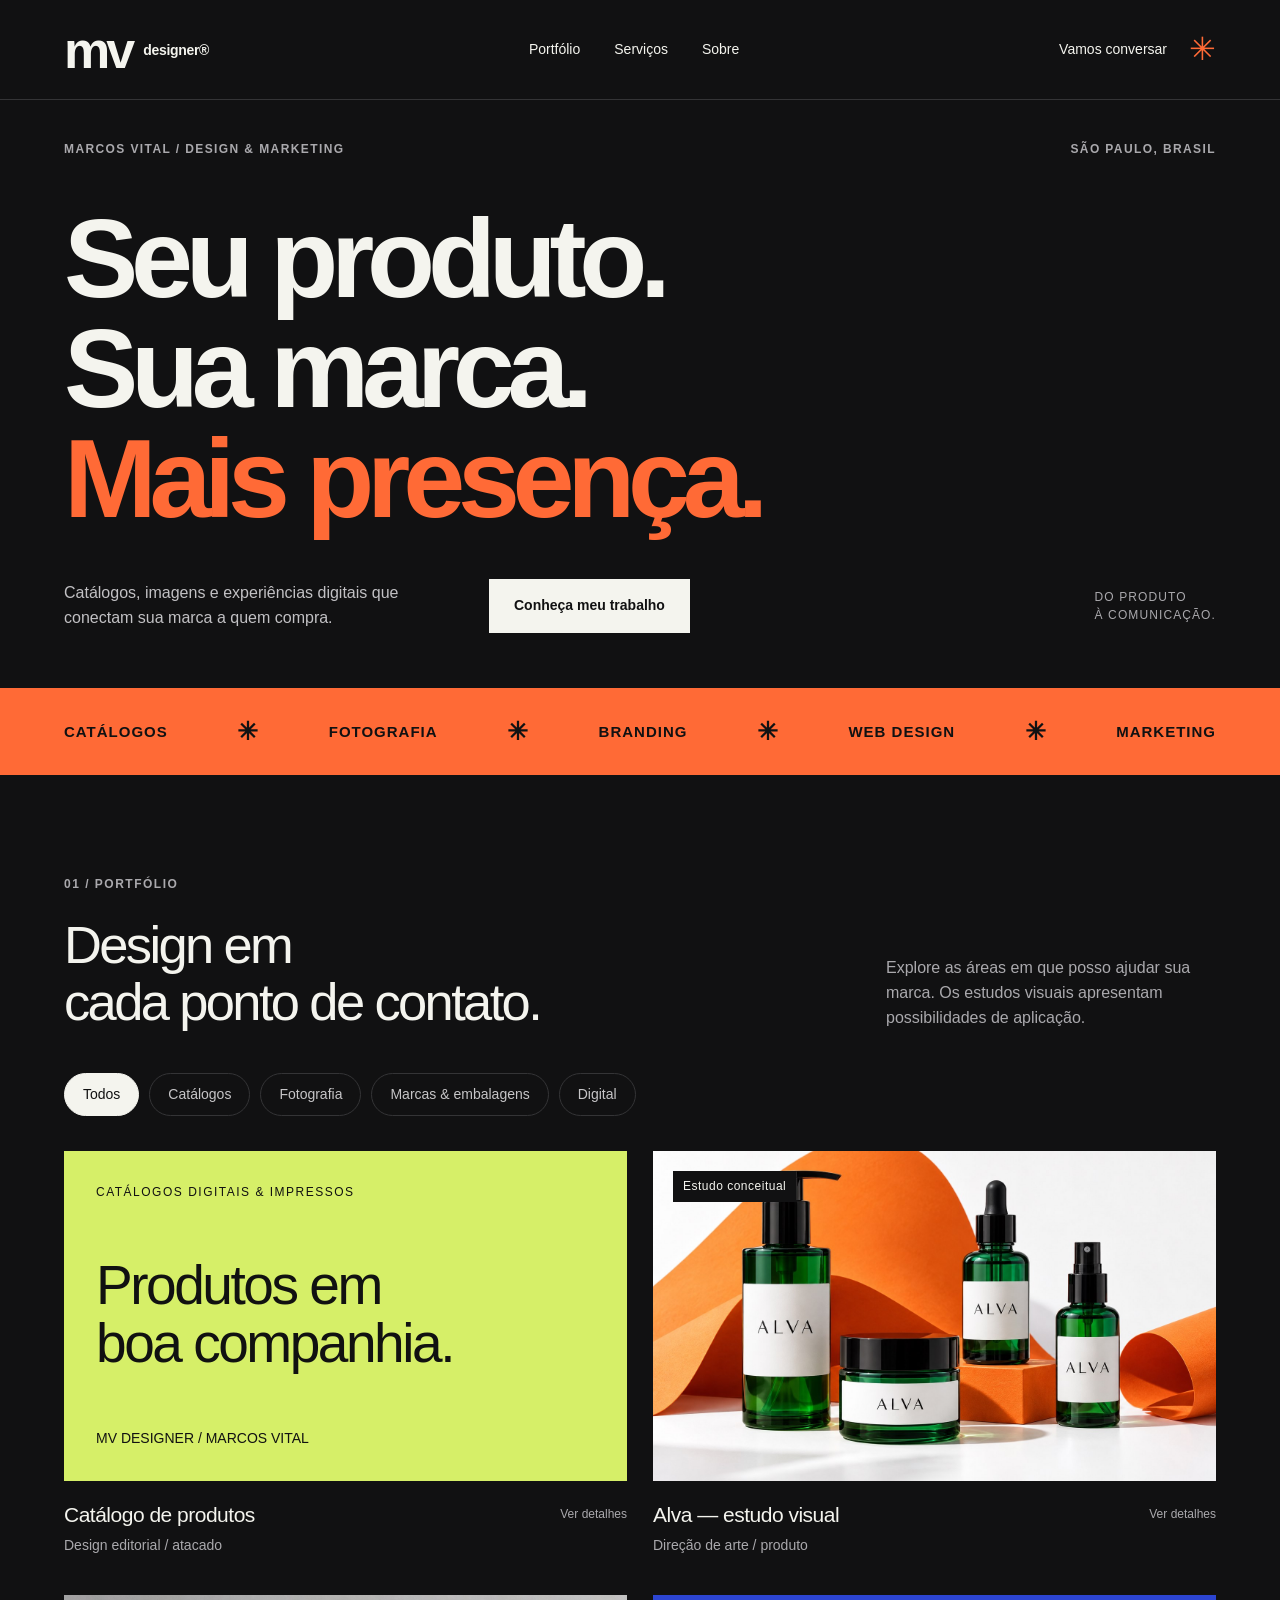
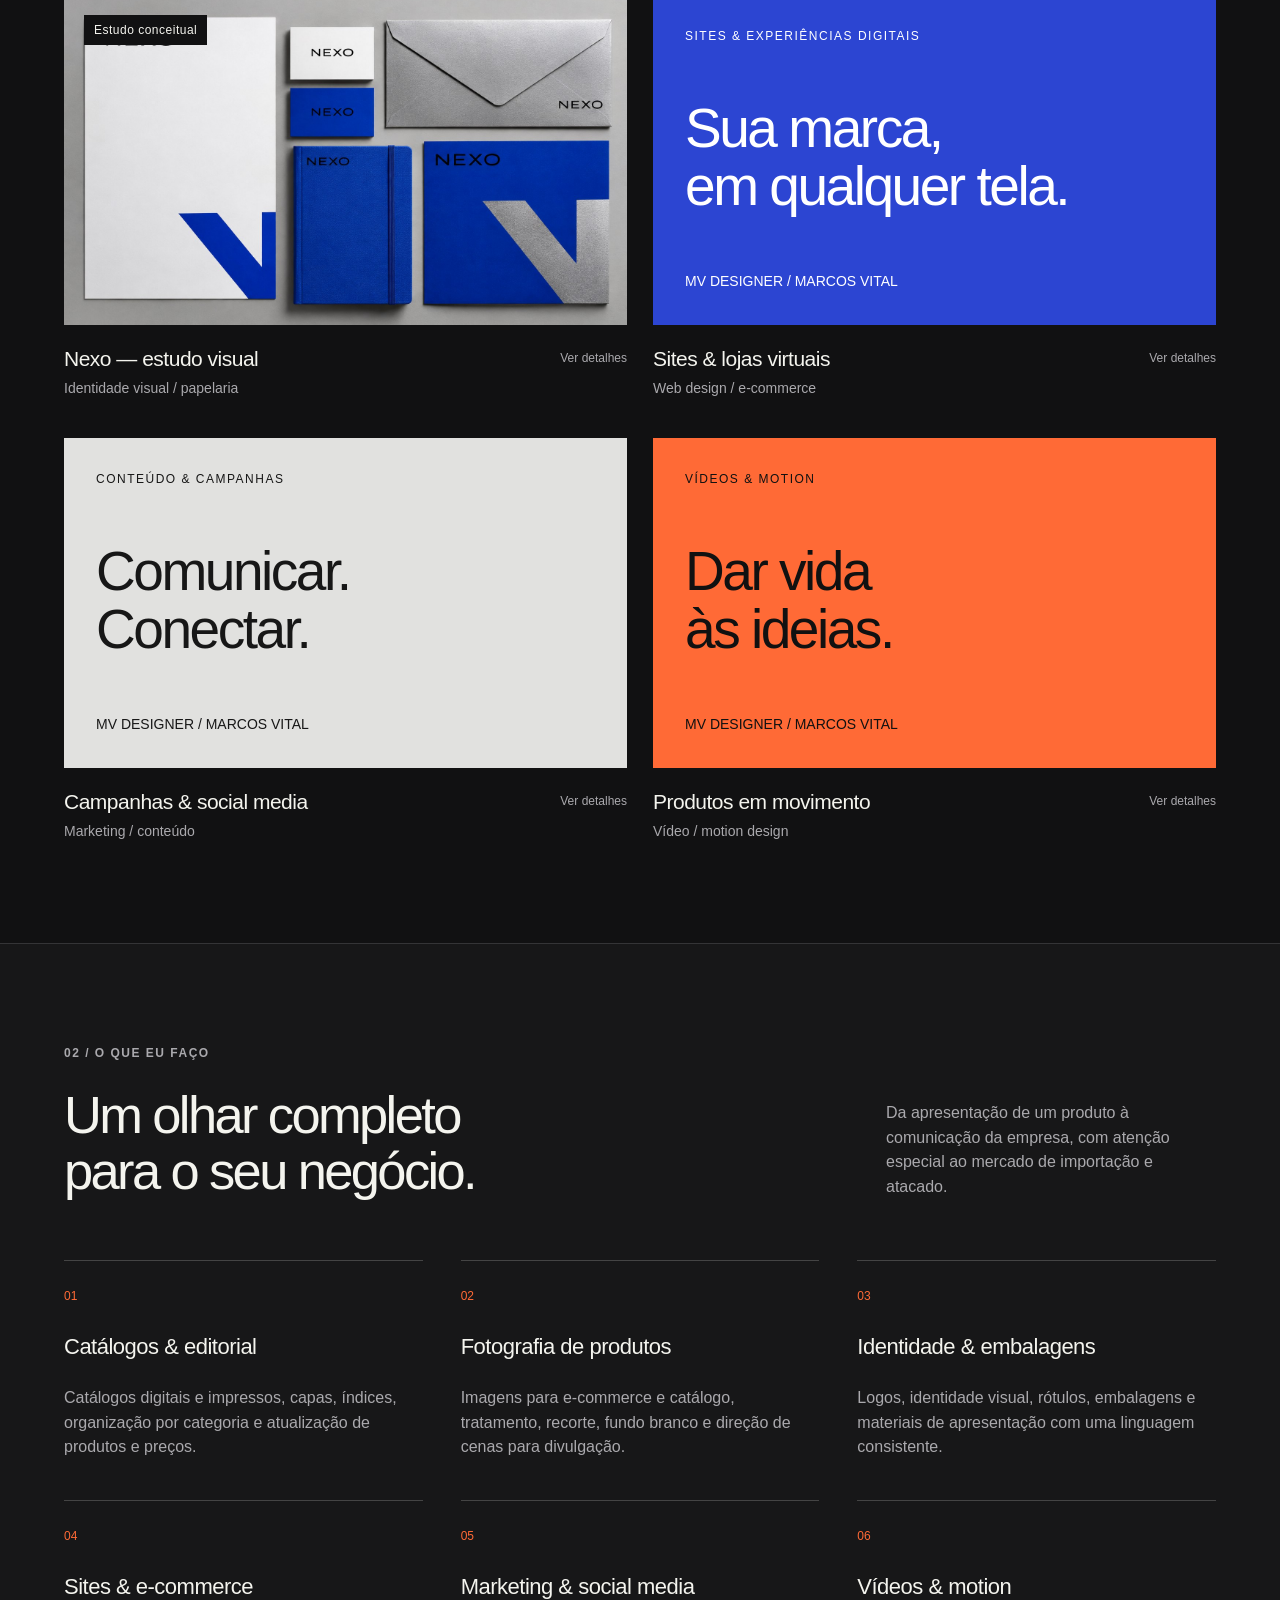
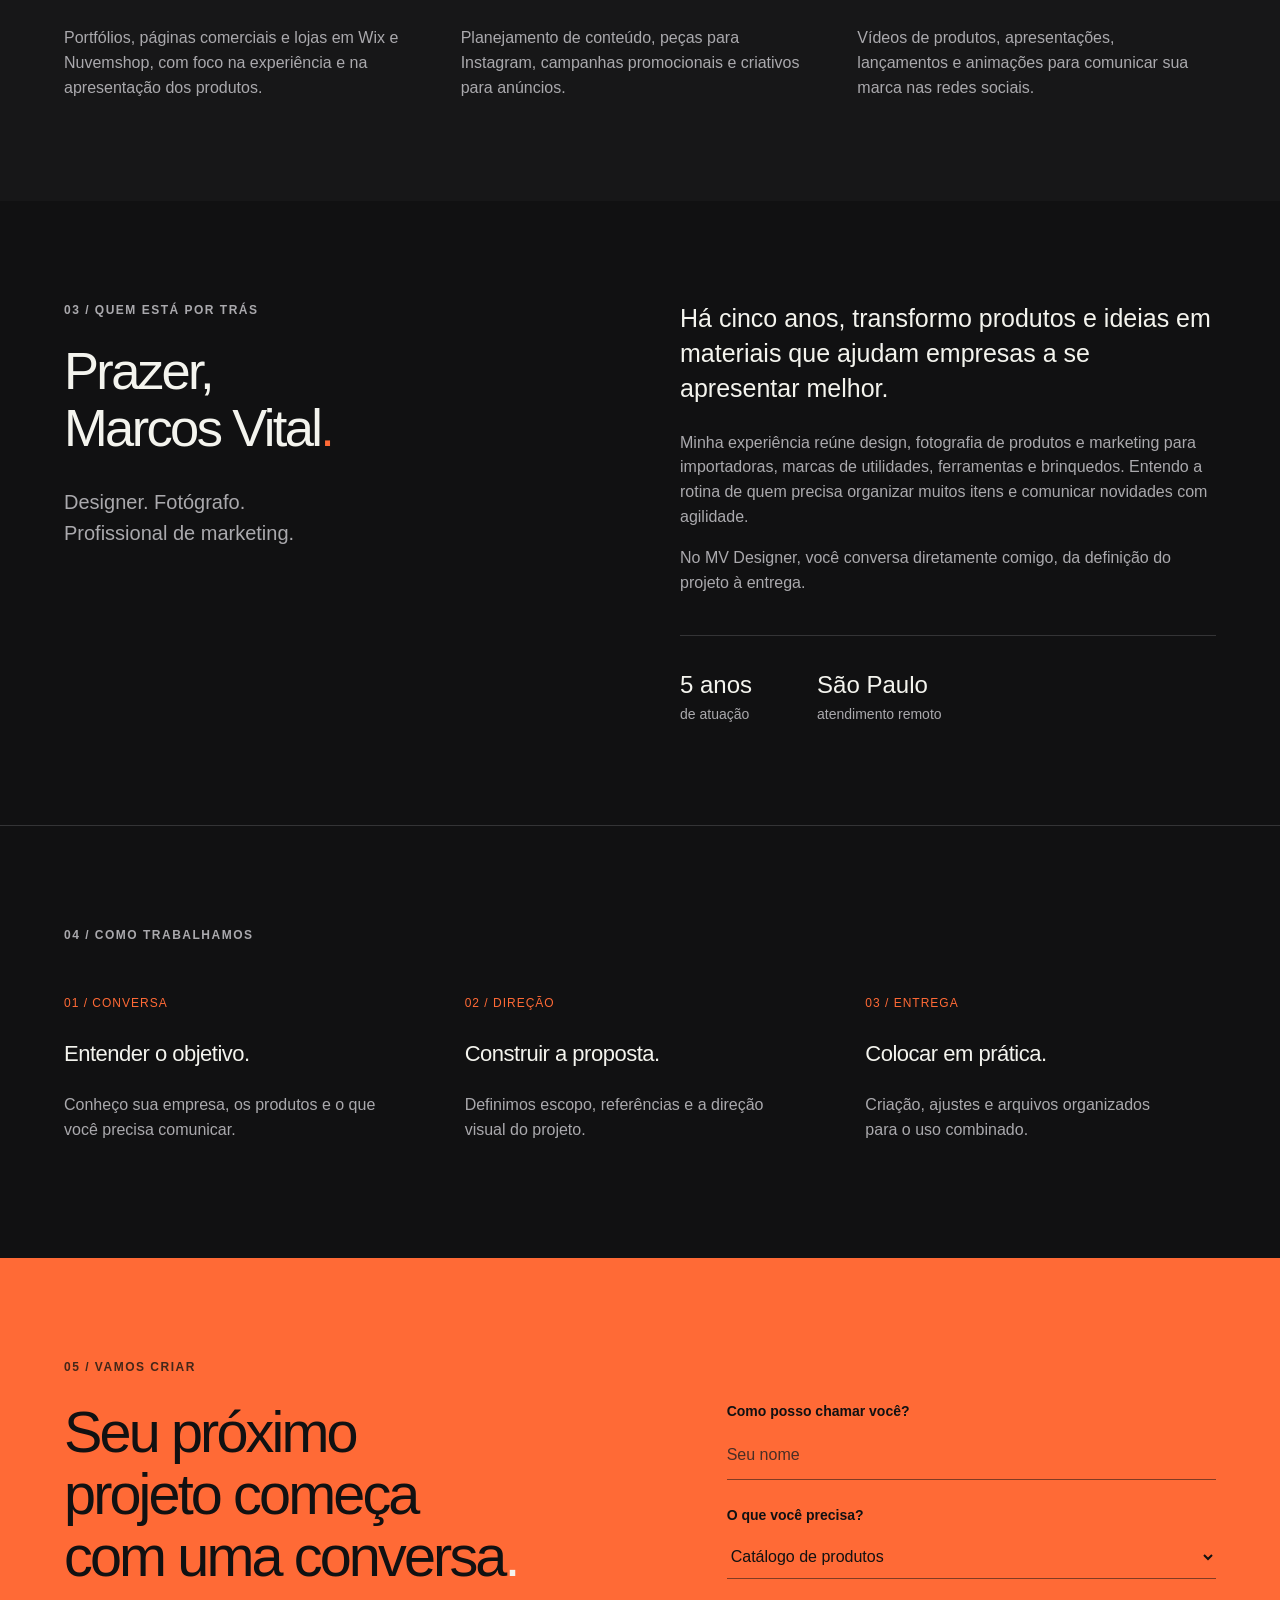
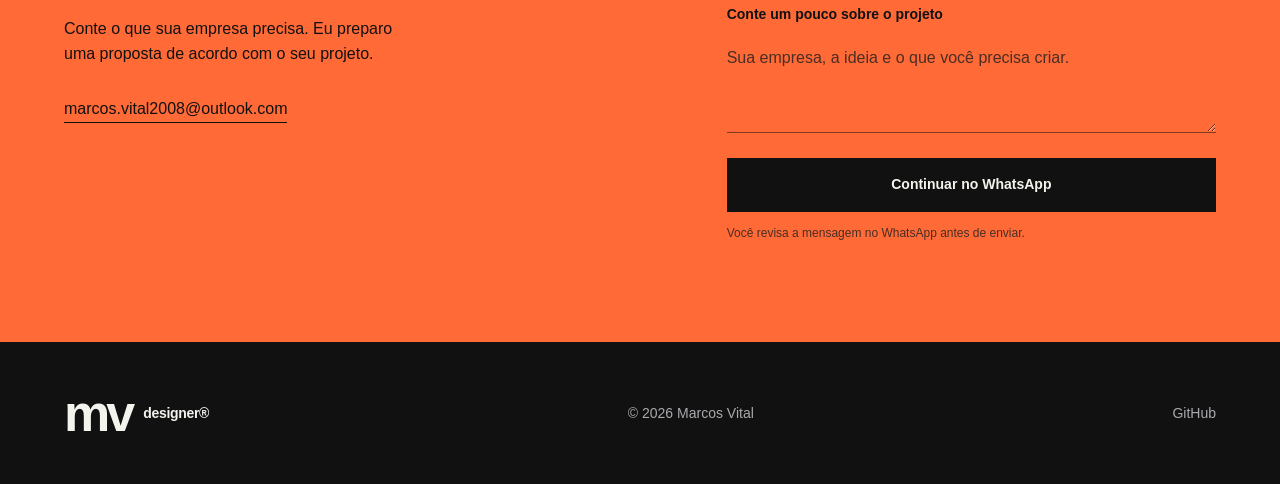
<file: portfolio/index.html>
<!doctype html>
<html lang="pt-BR">
<head>
<meta charset="utf-8"><meta name="viewport" content="width=device-width,initial-scale=1"><meta name="theme-color" content="#111112"><meta name="description" content="Marcos Vital — design, catálogos, fotografia de produtos, embalagens, sites e marketing para marcas e importadoras."><title>Marcos Vital | MV Designer</title><link rel="stylesheet" href="styles.css">
</head>
<body>
<a class="skip" href="#conteudo">Pular para conteúdo</a>
<header><a class="brand" href="#inicio" aria-label="MV Designer, início">mv<span>designer®</span></a><nav aria-label="Menu principal"><a href="#projetos">Portfólio</a><a href="#servicos">Serviços</a><a href="#sobre">Sobre</a></nav><a class="nav-contact" href="#contato">Vamos conversar <span class="spark" aria-hidden="true">✳</span></a></header>
<main id="conteudo">
<section class="hero" id="inicio"><div class="eyebrow"><span>MARCOS VITAL / DESIGN & MARKETING</span><span>SÃO PAULO, BRASIL</span></div><h1>Seu produto.<br>Sua marca.<br><em>Mais presença.</em></h1><div class="hero-bottom"><p>Catálogos, imagens e experiências digitais que conectam sua marca a quem compra.</p><a class="button light" href="#projetos">Conheça meu trabalho</a><span class="hero-note">DO PRODUTO<br>À COMUNICAÇÃO.</span></div></section>
<div class="ticker" aria-label="Especialidades"><span>CATÁLOGOS</span><b aria-hidden="true">✳</b><span>FOTOGRAFIA</span><b aria-hidden="true">✳</b><span>BRANDING</span><b aria-hidden="true">✳</b><span>WEB DESIGN</span><b aria-hidden="true">✳</b><span>MARKETING</span></div>
<section class="section" id="projetos"><div class="section-head"><div><p class="label">01 / PORTFÓLIO</p><h2>Design em<br>cada ponto de contato.</h2></div><p>Explore as áreas em que posso ajudar sua marca. Os estudos visuais apresentam possibilidades de aplicação.</p></div><div class="filters" role="group" aria-label="Filtrar portfólio"><button class="active" data-filter="todos" aria-pressed="true">Todos</button><button data-filter="catalogos" aria-pressed="false">Catálogos</button><button data-filter="foto" aria-pressed="false">Fotografia</button><button data-filter="marca" aria-pressed="false">Marcas & embalagens</button><button data-filter="digital" aria-pressed="false">Digital</button></div><div class="grid" id="project-grid"></div><p id="filter-status" class="sr-only" role="status"></p></section>
<section class="section services" id="servicos"><div class="section-head"><div><p class="label">02 / O QUE EU FAÇO</p><h2>Um olhar completo<br>para o seu negócio.</h2></div><p>Da apresentação de um produto à comunicação da empresa, com atenção especial ao mercado de importação e atacado.</p></div><div class="service-grid"><article><span>01</span><h3>Catálogos & editorial</h3><p>Catálogos digitais e impressos, capas, índices, organização por categoria e atualização de produtos e preços.</p></article><article><span>02</span><h3>Fotografia de produtos</h3><p>Imagens para e-commerce e catálogo, tratamento, recorte, fundo branco e direção de cenas para divulgação.</p></article><article><span>03</span><h3>Identidade & embalagens</h3><p>Logos, identidade visual, rótulos, embalagens e materiais de apresentação com uma linguagem consistente.</p></article><article><span>04</span><h3>Sites & e-commerce</h3><p>Portfólios, páginas comerciais e lojas em Wix e Nuvemshop, com foco na experiência e na apresentação dos produtos.</p></article><article><span>05</span><h3>Marketing & social media</h3><p>Planejamento de conteúdo, peças para Instagram, campanhas promocionais e criativos para anúncios.</p></article><article><span>06</span><h3>Vídeos & motion</h3><p>Vídeos de produtos, apresentações, lançamentos e animações para comunicar sua marca nas redes sociais.</p></article></div></section>
<section class="section about" id="sobre"><div><p class="label">03 / QUEM ESTÁ POR TRÁS</p><h2>Prazer,<br>Marcos Vital<span>.</span></h2><p class="about-sub">Designer. Fotógrafo.<br>Profissional de marketing.</p></div><div class="about-copy"><p class="lead">Há cinco anos, transformo produtos e ideias em materiais que ajudam empresas a se apresentar melhor.</p><p>Minha experiência reúne design, fotografia de produtos e marketing para importadoras, marcas de utilidades, ferramentas e brinquedos. Entendo a rotina de quem precisa organizar muitos itens e comunicar novidades com agilidade.</p><p>No MV Designer, você conversa diretamente comigo, da definição do projeto à entrega.</p><div class="facts"><div><strong>5 anos</strong><span>de atuação</span></div><div><strong>São Paulo</strong><span>atendimento remoto</span></div></div></div></section>
<section class="section process"><p class="label">04 / COMO TRABALHAMOS</p><div class="steps"><article><span>01 / CONVERSA</span><h3>Entender o objetivo.</h3><p>Conheço sua empresa, os produtos e o que você precisa comunicar.</p></article><article><span>02 / DIREÇÃO</span><h3>Construir a proposta.</h3><p>Definimos escopo, referências e a direção visual do projeto.</p></article><article><span>03 / ENTREGA</span><h3>Colocar em prática.</h3><p>Criação, ajustes e arquivos organizados para o uso combinado.</p></article></div></section>
<section class="section contact" id="contato"><p class="label">05 / VAMOS CRIAR</p><div class="contact-layout"><div><h2>Seu próximo<br>projeto começa<br>com uma conversa<span>.</span></h2><p>Conte o que sua empresa precisa. Eu preparo uma proposta de acordo com o seu projeto.</p><a href="mailto:marcos.vital2008@outlook.com" class="email">marcos.vital2008@outlook.com</a></div><form id="brief"><label for="name">Como posso chamar você?</label><input id="name" name="name" autocomplete="name" maxlength="100" placeholder="Seu nome" required><label for="service">O que você precisa?</label><select id="service" name="service"><option>Catálogo de produtos</option><option>Fotografia de produtos</option><option>Identidade visual ou embalagem</option><option>Site ou e-commerce</option><option>Marketing e social media</option><option>Vídeo ou motion</option><option>Um projeto completo</option></select><label for="message">Conte um pouco sobre o projeto</label><textarea id="message" name="message" rows="3" maxlength="1800" placeholder="Sua empresa, a ideia e o que você precisa criar." required></textarea><button class="button dark" type="submit">Continuar no WhatsApp</button><p class="form-note">Você revisa a mensagem no WhatsApp antes de enviar.</p></form></div></section>
</main><footer><a class="brand" href="#inicio">mv<span>designer®</span></a><p>© <span id="year">2026</span> Marcos Vital</p><a href="https://github.com/Vdvital" target="_blank" rel="noopener noreferrer">GitHub</a></footer>
<dialog id="project-dialog" aria-labelledby="dialog-title"><button id="close-dialog" class="close" aria-label="Fechar detalhes">×</button><div id="dialog-visual"></div><div class="dialog-copy"><p class="label" id="dialog-label"></p><h2 id="dialog-title"></h2><p id="dialog-description"></p><ul id="dialog-list"></ul><a class="button light" id="project-contact" href="#contato">Conversar sobre este serviço</a></div></dialog>
<script src="script.js" defer></script>
</body></html>
</file>
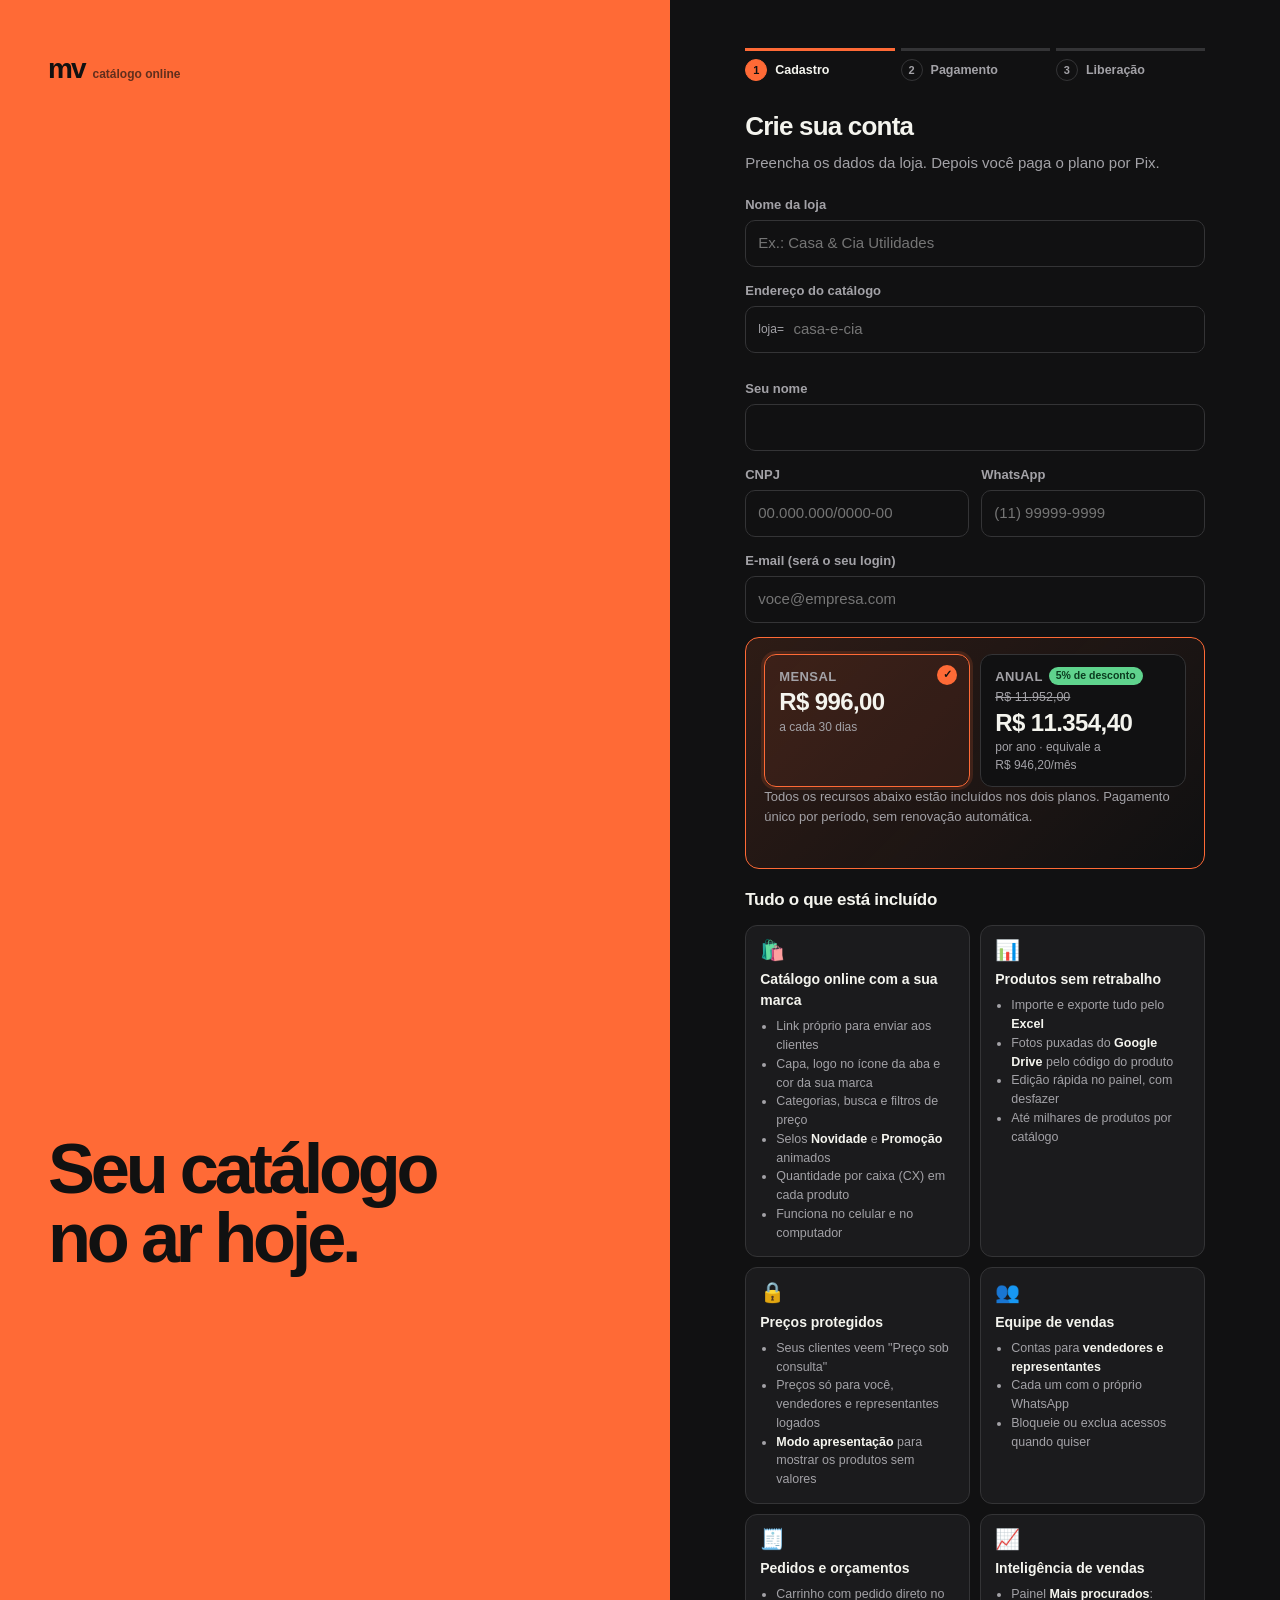
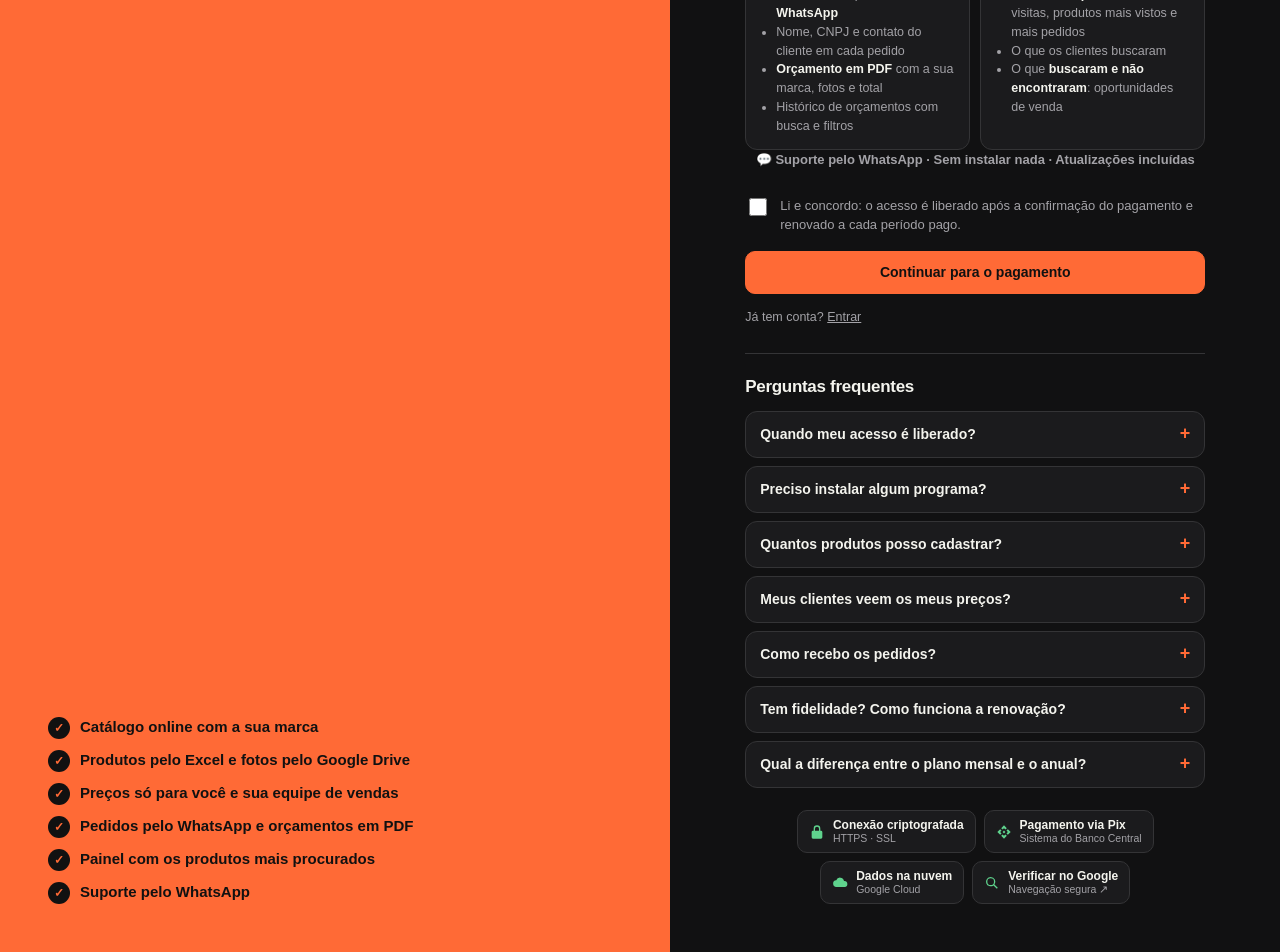
<file: catalogo/cadastro.html>
<!doctype html>
<html lang="pt-BR">
<head>
<meta charset="utf-8"><meta name="viewport" content="width=device-width,initial-scale=1"><meta name="theme-color" content="#111112">
<title>Assinar | Catálogo Online</title>
<meta name="description" content="Crie o catálogo online da sua loja: produtos pelo Excel, fotos do Google Drive, preços só para a sua equipe e pedidos pelo WhatsApp.">
<link rel="stylesheet" href="css/app.css?v=202611241800">
</head>
<body>
<main class="login enter signup">
  <section class="login-art" aria-hidden="true">
    <a class="brand" href="index.html">mv<span>catálogo online</span></a>
    <h1><span class="ln">Seu catálogo</span><span class="ln">no ar hoje.</span></h1>
    <ul class="perks">
      <li>Catálogo online com a sua marca</li>
      <li>Produtos pelo Excel e fotos pelo Google Drive</li>
      <li>Preços só para você e sua equipe de vendas</li>
      <li>Pedidos pelo WhatsApp e orçamentos em PDF</li>
      <li>Painel com os produtos mais procurados</li>
      <li>Suporte pelo WhatsApp</li>
    </ul>
  </section>

  <section class="login-form">
    <div class="signup-wrap">
      <ol class="steps-bar" aria-label="Etapas">
        <li class="on" id="sb-1"><span>1</span>Cadastro</li>
        <li id="sb-2"><span>2</span>Pagamento</li>
        <li id="sb-3"><span>3</span>Liberação</li>
      </ol>

      <!-- 1. CADASTRO -->
      <form id="step-1" novalidate>
        <div class="resume" id="resume" hidden>
          <div><b id="resume-title"></b><span id="resume-sub"></span></div>
          <div class="resume-actions"><button type="button" class="btn primary sm" id="resume-go">Continuar</button><button type="button" class="btn ghost sm" id="resume-new">Começar de novo</button></div>
        </div>
        <h2>Crie sua conta</h2>
        <p>Preencha os dados da loja. Depois você paga o plano por Pix.</p>
        <div id="msg" class="alert" role="alert" hidden></div>
        <div class="field"><label for="f-loja">Nome da loja</label><input id="f-loja" maxlength="80" required placeholder="Ex.: Casa & Cia Utilidades" autocomplete="organization"></div>
        <div class="field">
          <label for="f-slug">Endereço do catálogo</label>
          <div class="slug-box"><span id="slug-base">…/loja.html?loja=</span><input id="f-slug" maxlength="40" required placeholder="casa-e-cia"></div>
          <p class="hint" id="slug-status"></p>
        </div>
        <div class="field"><label for="f-resp">Seu nome</label><input id="f-resp" maxlength="80" required autocomplete="name"></div>
        <div class="row">
          <div class="field"><label for="f-cnpj">CNPJ</label><input id="f-cnpj" inputmode="numeric" maxlength="18" required placeholder="00.000.000/0000-00"></div>
          <div class="field"><label for="f-wa">WhatsApp</label><input id="f-wa" type="tel" inputmode="tel" maxlength="15" required placeholder="(11) 99999-9999" autocomplete="tel"></div>
        </div>
        <div class="field"><label for="f-email">E-mail (será o seu login)</label><input id="f-email" type="email" required autocomplete="email" placeholder="voce@empresa.com"></div>

        <div class="plan-card" id="plan-card"></div>

        <section class="incluso" aria-labelledby="inc-title">
          <h3 id="inc-title">Tudo o que está incluído</h3>
          <div class="inc-grid">
            <article>
              <span class="inc-ico" aria-hidden="true">🛍️</span>
              <h4>Catálogo online com a sua marca</h4>
              <ul>
                <li>Link próprio para enviar aos clientes</li>
                <li>Capa, logo no ícone da aba e cor da sua marca</li>
                <li>Categorias, busca e filtros de preço</li>
                <li>Selos <b>Novidade</b> e <b>Promoção</b> animados</li>
                <li>Quantidade por caixa (CX) em cada produto</li>
                <li>Funciona no celular e no computador</li>
              </ul>
            </article>
            <article>
              <span class="inc-ico" aria-hidden="true">📊</span>
              <h4>Produtos sem retrabalho</h4>
              <ul>
                <li>Importe e exporte tudo pelo <b>Excel</b></li>
                <li>Fotos puxadas do <b>Google Drive</b> pelo código do produto</li>
                <li>Edição rápida no painel, com desfazer</li>
                <li>Até milhares de produtos por catálogo</li>
              </ul>
            </article>
            <article>
              <span class="inc-ico" aria-hidden="true">🔒</span>
              <h4>Preços protegidos</h4>
              <ul>
                <li>Seus clientes veem "Preço sob consulta"</li>
                <li>Preços só para você, vendedores e representantes logados</li>
                <li><b>Modo apresentação</b> para mostrar os produtos sem valores</li>
              </ul>
            </article>
            <article>
              <span class="inc-ico" aria-hidden="true">👥</span>
              <h4>Equipe de vendas</h4>
              <ul>
                <li>Contas para <b>vendedores e representantes</b></li>
                <li>Cada um com o próprio WhatsApp</li>
                <li>Bloqueie ou exclua acessos quando quiser</li>
              </ul>
            </article>
            <article>
              <span class="inc-ico" aria-hidden="true">🧾</span>
              <h4>Pedidos e orçamentos</h4>
              <ul>
                <li>Carrinho com pedido direto no <b>WhatsApp</b></li>
                <li>Nome, CNPJ e contato do cliente em cada pedido</li>
                <li><b>Orçamento em PDF</b> com a sua marca, fotos e total</li>
                <li>Histórico de orçamentos com busca e filtros</li>
              </ul>
            </article>
            <article>
              <span class="inc-ico" aria-hidden="true">📈</span>
              <h4>Inteligência de vendas</h4>
              <ul>
                <li>Painel <b>Mais procurados</b>: visitas, produtos mais vistos e mais pedidos</li>
                <li>O que os clientes buscaram</li>
                <li>O que <b>buscaram e não encontraram</b>: oportunidades de venda</li>
              </ul>
            </article>
          </div>
          <p class="inc-support">💬 Suporte pelo WhatsApp · Sem instalar nada · Atualizações incluídas</p>
        </section>
        <label class="terms"><input type="checkbox" id="f-terms" required> Li e concordo: o acesso é liberado após a confirmação do pagamento e renovado a cada período pago.</label>
        <button class="btn primary" style="width:100%" id="go-pay">Continuar para o pagamento</button>
        <p class="hint" style="margin-top:14px">Já tem conta? <a href="index.html">Entrar</a></p>

        <section class="faq" aria-labelledby="faq-title">
          <h3 id="faq-title">Perguntas frequentes</h3>
          <details><summary>Quando meu acesso é liberado?</summary><p>Assim que confirmarmos o Pix na conta. Você recebe um e-mail para criar a sua senha e já pode montar o catálogo. Enviar o comprovante pelo WhatsApp agiliza a liberação.</p></details>
          <details><summary>Preciso instalar algum programa?</summary><p>Não. Tudo funciona no navegador do celular ou do computador: o seu painel, o catálogo dos clientes e o acesso da equipe.</p></details>
          <details><summary>Quantos produtos posso cadastrar?</summary><p>Milhares. Cada catálogo comporta cerca de 2.000 produtos com fotos, importados de uma vez pela planilha do Excel.</p></details>
          <details><summary>Meus clientes veem os meus preços?</summary><p>Não. Quem abre o link do catálogo vê os produtos com "Preço sob consulta" e pede pelo WhatsApp. Os preços aparecem só para você e para a sua equipe logada.</p></details>
          <details><summary>Como recebo os pedidos?</summary><p>Pelo WhatsApp. O cliente monta o carrinho, informa nome, CNPJ e contato, e a mensagem chega pronta para você ou para o vendedor escolhido. A equipe também gera orçamentos em PDF.</p></details>
          <details><summary>Tem fidelidade? Como funciona a renovação?</summary><p>Não tem fidelidade nem cobrança automática. Você paga o período por Pix (mensal ou anual). Perto do vencimento o painel avisa e você renova com Pix em poucos cliques. Se não renovar, o acesso é encerrado no fim do período.</p></details>
          <details><summary>Qual a diferença entre o plano mensal e o anual?</summary><p>Os recursos são os mesmos. No anual você paga 12 meses de uma vez com 5% de desconto e não precisa renovar todo mês.</p></details>
        </section>
      </form>

      <!-- 2. PAGAMENTO -->
      <section id="step-2" hidden aria-labelledby="pay-title">
        <h2 id="pay-title">Pague com Pix</h2>
        <p>Falta pouco. Pague pelo app do seu banco e volte aqui para avisar.</p>
        <div class="order-sum" id="order-sum"></div>
        <div id="pay-box"></div>
        <button class="btn primary paid-btn" id="paid">✓ Já paguei</button>
        <p class="hint center">Pode fechar esta página para ir ao app do banco: ao voltar, seu pedido continua daqui.</p>
        <button class="link-btn" id="back-1" type="button" style="margin-top:12px">← Corrigir meus dados ou trocar de plano</button>
      </section>

      <!-- 3. AGUARDANDO LIBERAÇÃO -->
      <section id="step-3" hidden aria-labelledby="done-title">
        <div class="done-mark" aria-hidden="true">✓</div>
        <h2 id="done-title">Pagamento informado!</h2>
        <p>Agora é com a gente. Veja o que acontece:</p>
        <ol class="timeline">
          <li class="ok"><span class="tl-dot" aria-hidden="true">✓</span><div><b>Pedido e pagamento registrados</b><small id="tl-1"></small></div></li>
          <li class="now"><span class="tl-dot" aria-hidden="true">2</span><div><b>Envie o comprovante</b><small>Pelo WhatsApp, com um toque. É o que mais acelera a liberação.</small>
            <small class="proof-note" id="proof-note" hidden>Abrimos o WhatsApp com a mensagem pronta: é só anexar o comprovante e enviar. Se não abriu, toque no botão abaixo.</small>
            <a class="btn primary wa-btn" id="send-proof" target="_blank" rel="noopener">Enviar comprovante pelo WhatsApp</a></div></li>
          <li><span class="tl-dot" aria-hidden="true">3</span><div><b>Conferimos o Pix e liberamos a conta</b><small>Você recebe a confirmação no WhatsApp.</small></div></li>
          <li><span class="tl-dot" aria-hidden="true">4</span><div><b>Crie a sua senha pelo e-mail</b><small id="tl-4"></small></div></li>
          <li><span class="tl-dot" aria-hidden="true">5</span><div><b>Entre e monte o seu catálogo</b><small>O painel tem um passo a passo de primeiros passos.</small></div></li>
        </ol>
        <ul class="done-list" id="done-list"></ul>
        <a class="btn ghost" style="width:100%" href="index.html">Ir para o login</a>
      </section>
      <div class="trust" data-trust="pay" role="list"></div>
    </div>
  </section>
</main>

<script src="config.js?v=202611241800"></script>
<script src="js/db.js?v=202611241800"></script>
<script src="js/common.js?v=202611241800"></script>
<script src="js/pix.js?v=202611241800"></script>
<script>
(async () => {
  const { $ } = U;
  let plano = Pix.cfg().plano;
  const msg = $("#msg");
  const show = (t, cls = "alert") => { msg.className = cls; msg.textContent = t; msg.hidden = !t; if (t) msg.scrollIntoView({ block: "center", behavior: "smooth" }); };
  const step = (n) => {
    [1, 2, 3].forEach((i) => { $("#step-" + i).hidden = i !== n; $("#sb-" + i).classList.toggle("on", i <= n); });
    document.querySelector(".signup").classList.toggle("paying", n > 1); // no celular, esconde o bloco laranja durante o pagamento
    scrollTo({ top: 0, behavior: "smooth" });
  };
  const base = new URL("loja.html", location.href).href + "?loja=";
  $("#slug-base").textContent = "loja=";
  // escolha do plano (mensal ou anual)
  $("#plan-card").innerHTML = `<div class="plan-choose"></div>
    <p class="plan-note">Todos os recursos abaixo estão incluídos nos dois planos. Pagamento único por período, sem renovação automática.</p>`;
  Pix.planPicker($("#plan-card .plan-choose"), (p) => { plano = p; }, new URLSearchParams(location.search).get("plano"));

  /* máscaras e endereço automático */
  let slugTouched = false, slugOk = false, slugTimer;
  $("#f-cnpj").addEventListener("input", (e) => { e.target.value = U.maskDoc(e.target.value); });
  $("#f-wa").addEventListener("input", (e) => { e.target.value = U.maskPhone(e.target.value); });
  $("#f-loja").addEventListener("input", () => { if (!slugTouched) { $("#f-slug").value = DB.slugify($("#f-loja").value); checkSlug(); } });
  $("#f-slug").addEventListener("input", () => { slugTouched = true; checkSlug(); });
  function checkSlug() {
    clearTimeout(slugTimer);
    const s = DB.slugify($("#f-slug").value), st = $("#slug-status");
    slugOk = false;
    if (!s) { st.textContent = ""; return; }
    st.textContent = "Verificando…"; st.className = "hint";
    slugTimer = setTimeout(async () => {
      try {
        const exists = await DB.getCatalogBySlug(s);
        slugOk = !exists;
        st.textContent = exists ? "Esse endereço já está em uso. Tente outro." : `Disponível: ${base}${s}`;
        st.className = "hint " + (exists ? "bad" : "good");
      } catch { slugOk = true; st.textContent = ""; }
    }, 450);
  }

  /* pedido em andamento fica salvo no aparelho, para retomar depois de ir ao app do banco */
  const PEND = "cat_signup_pending";
  const savePend = (x) => { try { localStorage.setItem(PEND, JSON.stringify(x)); } catch { /* ignore */ } };
  const readPend = () => { try { const x = JSON.parse(localStorage.getItem(PEND)); return x && Date.now() - x.at < 7 * 864e5 ? x : null; } catch { return null; } };
  const clearPend = () => { try { localStorage.removeItem(PEND); } catch { /* ignore */ } };

  /* 1 → 2 */
  let pedido = null;
  async function showPay() {
    const until = new Date(Date.now() + plano.dias * 864e5);
    $("#order-sum").innerHTML = `
      <div class="os-row"><span>Plano</span><b>${U.esc(plano.nome)}${plano.selo ? ` <em>${U.esc(plano.selo)}</em>` : ""}</b></div>
      <div class="os-row"><span>Loja</span><b>${U.esc(pedido.loja)}</b></div>
      <div class="os-row"><span>Catálogo</span><b class="mono">${U.esc(base.replace(/^https?:\/\//, "") + pedido.slug)}</b></div>
      <div class="os-row"><span>Login</span><b>${U.esc(pedido.email)}</b></div>
      <div class="os-row"><span>Acesso</span><b>${plano.dias} dias a partir da liberação (até ~${until.toLocaleDateString("pt-BR")})</b></div>
      <div class="os-row total"><span>Total</span><b>${Pix.money(plano.valor)}</b></div>`;
    await Pix.mountPay($("#pay-box"), { valor: plano.valor, txid: pedido.txid, descricao: `Plano ${plano.nome} ${pedido.slug}` });
    step(2);
  }
  function showDone() {
    const text = [
      "Olá! Acabei de pagar o plano do *Catálogo Online* por Pix. Segue o comprovante.", "",
      `Loja: ${pedido.loja}`, `Endereço: ${pedido.slug}`, `Responsável: ${pedido.responsavel}`, `CNPJ: ${pedido.cnpj}`,
      `E-mail: ${pedido.email}`, `Plano: ${plano.nome} (${Pix.money(plano.valor)})`, `Pedido: ${pedido.txid}`
    ].join("\n");
    $("#send-proof").href = `https://wa.me/${U.renewPhone()}?text=${encodeURIComponent(text)}`;
    $("#tl-1").textContent = `Pedido ${pedido.txid} · ${plano.nome} · ${Pix.money(plano.valor)}`;
    $("#tl-4").textContent = `O link chega em ${pedido.email}. Confira também a caixa de spam.`;
    $("#done-list").innerHTML = `<li><span>Loja</span><b>${U.esc(pedido.loja)}</b></li><li><span>Seu login</span><b>${U.esc(pedido.email)}</b></li><li><span>Dúvidas</span><b>WhatsApp ${U.esc(U.renewPhoneLabel())}</b></li>`;
    step(3);
  }

  // voltou depois de sair para pagar: oferece continuar de onde parou
  const pend = readPend();
  if (pend) {
    const pl = Pix.cfg().planos.find((x) => x.id === pend.planoId) || plano;
    $("#resume").hidden = false;
    $("#resume-title").textContent = pend.paid ? `Pagamento de ${pend.d.loja} já informado` : `Você tem um pagamento em andamento`;
    $("#resume-sub").textContent = pend.paid ? "Veja os próximos passos e envie o comprovante." : `${pend.d.loja} · Plano ${pl.nome} · ${Pix.money(pl.valor)}`;
    $("#resume-go").onclick = async () => {
      plano = pl; pedido = { id: pend.id, txid: pend.txid, ...pend.d };
      if (pend.paid) showDone(); else await showPay();
    };
    $("#resume-new").onclick = () => { clearPend(); $("#resume").hidden = true; };
  }
  $("#step-1").addEventListener("submit", async (e) => {
    e.preventDefault();
    const d = {
      loja: $("#f-loja").value.trim(), slug: DB.slugify($("#f-slug").value), responsavel: $("#f-resp").value.trim(),
      cnpj: U.maskDoc($("#f-cnpj").value), whatsapp: U.maskPhone($("#f-wa").value), email: $("#f-email").value.trim().toLowerCase()
    };
    const bad = (sel, t) => { $(sel).setAttribute("aria-invalid", "true"); $(sel).focus(); show(t); };
    document.querySelectorAll("#step-1 input").forEach((i) => i.setAttribute("aria-invalid", "false"));
    if (d.loja.length < 2) return bad("#f-loja", "Informe o nome da loja.");
    if (!d.slug) return bad("#f-slug", "Escolha o endereço do catálogo.");
    if (!slugOk && (await DB.getCatalogBySlug(d.slug).catch(() => null))) return bad("#f-slug", "Esse endereço de catálogo já está em uso.");
    if (d.responsavel.length < 2) return bad("#f-resp", "Informe o seu nome.");
    if (!U.validDoc(d.cnpj)) return bad("#f-cnpj", "CNPJ inválido. Confira os números.");
    if (!U.validPhone(d.whatsapp)) return bad("#f-wa", "Informe o WhatsApp com DDD.");
    if (!/^\S+@\S+\.\S+$/.test(d.email)) return bad("#f-email", "Informe um e-mail válido.");
    if (!$("#f-terms").checked) return show("Marque que você concorda com as condições do plano.");
    show("");
    const btn = $("#go-pay"); btn.disabled = true; btn.classList.add("loading");
    try {
      const txid = Pix.newTxid("MV");
      const id = await DB.createPedido({ tipo: "novo", ...d, plano: plano.nome, valor: plano.valor, dias: plano.dias, txid });
      pedido = { id, txid, ...d };
      savePend({ id, txid, d, planoId: plano.id, at: Date.now() });
      await showPay();
    } catch (err) { show("Não foi possível registrar o pedido agora. Tente de novo em instantes."); }
    btn.disabled = false; btn.classList.remove("loading");
  });
  $("#back-1").onclick = () => step(1);

  /* 2 → 3: confirma antes, para ninguém avisar sem ter pago */
  $("#paid").addEventListener("click", async () => {
    if (!pedido) return;
    const ok = await U.ask({
      title: "Você já concluiu o Pix?",
      text: `Confirme que o pagamento de ${Pix.money(plano.valor)} para ${Pix.cfg().pix.nome || "o recebedor"} foi concluído no app do seu banco.`,
      ok: "Sim, já paguei", cancel: "Ainda não"
    });
    if (!ok) return;
    // abre o WhatsApp já no clique (o navegador bloqueia se abrir depois de esperar) e avisa o administrador
    const win = window.open("", "_blank");
    const btn = $("#paid"); btn.disabled = true;
    try { await DB.pedidoPago(pedido.id); } catch { /* o pedido já está registrado; segue para o comprovante */ }
    savePend({ ...readPend(), id: pedido.id, txid: pedido.txid, d: { loja: pedido.loja, slug: pedido.slug, responsavel: pedido.responsavel, cnpj: pedido.cnpj, whatsapp: pedido.whatsapp, email: pedido.email }, planoId: plano.id, paid: true, at: Date.now() });
    showDone();
    if (win && !win.closed) { win.location.href = $("#send-proof").href; $("#proof-note").hidden = false; }
    btn.disabled = false;
  });
})();
</script>
</body>
</html>
</file>
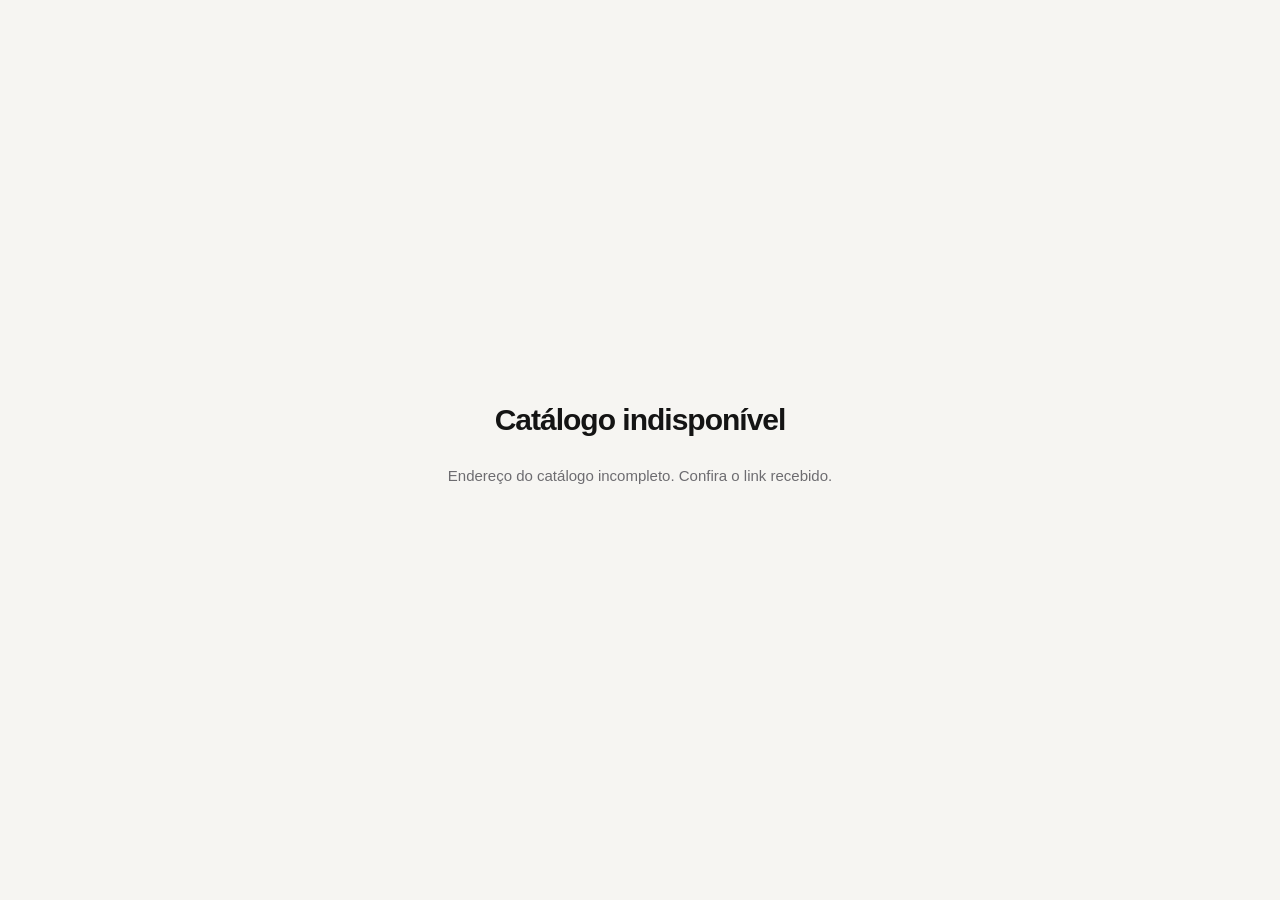
<file: catalogo/loja.html>
<!doctype html>
<html lang="pt-BR">
<head>
<script>try{if(sessionStorage.getItem("cat_transition"))document.documentElement.classList.add("tr-pending")}catch(e){}</script><style>html.tr-pending body{opacity:0;animation:tr-safe 0s 2.5s forwards}@keyframes tr-safe{to{opacity:1}}</style>
<meta charset="utf-8"><meta name="viewport" content="width=device-width,initial-scale=1"><meta name="theme-color" content="#ffffff">
<title>Catálogo</title>
<link rel="stylesheet" href="css/loja.css?v=202611241800">
</head>
<body>
<div id="loading" class="state"><div class="spinner" aria-hidden="true"></div><p>Carregando catálogo…</p></div>

<div id="unavailable" class="state" hidden>
  <h1>Catálogo indisponível</h1>
  <p id="unavailable-msg">Este catálogo não está disponível no momento.</p>
</div>

<div id="app" hidden>
  <div class="aviso-banner" id="aviso-banner" hidden></div>
  <div class="staff-bar" id="staff-bar" hidden>
    <span><b id="staff-who"></b> · <span id="staff-msg"></span></span>
    <span class="staff-actions"><a id="staff-mode" href="#" hidden>Modo apresentação</a><a id="staff-wa" href="#" target="_blank" rel="noopener" hidden>Enviar link ao cliente</a><button id="staff-copy" hidden>Copiar link (sem preços)</button><a id="staff-panel" href="painel.html" hidden>Painel</a><button id="staff-logout">Sair</button></span>
  </div>
  <header class="hero" id="hero">
    <div class="hero-inner">
      <img class="store-logo" id="store-logo" alt="" hidden>
      <h1 id="store-name"></h1>
      <p id="store-about"></p>
      <p class="min-chip" id="min-chip" hidden></p>
      <div class="hero-links" id="hero-links"></div>
    </div>
  </header>

  <nav class="filters" aria-label="Navegação do catálogo">
    <div class="filters-inner">
      <div class="tabs" role="tablist" aria-label="Seções">
        <button role="tab" id="tab-produtos" aria-selected="true" aria-controls="view-produtos" data-view="produtos">Produtos</button>
        <button role="tab" id="tab-categorias" aria-selected="false" aria-controls="view-categorias" data-view="categorias">Categorias</button>
      </div>
      <input id="q" type="search" placeholder="Buscar produto ou código" aria-label="Buscar produto">
      <button class="cart-btn" id="cart-open" aria-label="Abrir carrinho">
        <svg viewBox="0 0 24 24" width="20" height="20" aria-hidden="true"><path fill="none" stroke="currentColor" stroke-width="2" stroke-linecap="round" stroke-linejoin="round" d="M3 4h2l2.4 10.2a1.5 1.5 0 0 0 1.5 1.1h8.6a1.5 1.5 0 0 0 1.4-1.1L21 8H6.2M9 20h.01M18 20h.01"/></svg>
        <span>Carrinho</span><b class="badge" id="cart-count" hidden>0</b>
      </button>
    </div>
    <div class="chips-wrap">
      <button class="filter-btn" id="filter-toggle" aria-expanded="false" aria-controls="price-panel">
        <svg viewBox="0 0 24 24" width="16" height="16" aria-hidden="true"><path fill="none" stroke="currentColor" stroke-width="2" stroke-linecap="round" d="M4 6h16M7 12h10M10 18h4"/></svg>
        Filtros <b class="badge" id="filter-count" hidden>0</b>
      </button>
      <div class="chips" id="chips" role="group" aria-label="Filtrar por categoria"></div>
    </div>
    <div class="price-panel" id="price-panel" hidden>
      <div class="pp-inner">
        <div class="pp-group" id="pp-price-group">
          <span class="pp-label" id="pp-range-label">Faixa de preço</span>
          <div class="pp-ranges" id="pp-ranges" role="group" aria-labelledby="pp-range-label"></div>
          <div class="pp-minmax">
            <label class="sr-only" for="pp-min">Preço mínimo</label><input id="pp-min" inputmode="decimal" placeholder="R$ mín.">
            <span aria-hidden="true">até</span>
            <label class="sr-only" for="pp-max">Preço máximo</label><input id="pp-max" inputmode="decimal" placeholder="R$ máx.">
          </div>
        </div>
        <div class="pp-group">
          <label class="pp-label" for="pp-sort">Ordenar por</label>
          <select id="pp-sort">
            <option value="">Padrão do catálogo</option>
            <option value="asc" data-price>Menor preço</option>
            <option value="desc" data-price>Maior preço</option>
            <option value="off" data-price>Maior desconto</option>
            <option value="name">Nome (A–Z)</option>
          </select>
          <label class="pp-check"><input type="checkbox" id="pp-promo"> Só promoções</label>
          <label class="pp-check" id="pp-new-label"><input type="checkbox" id="pp-new"> Só novidades</label>
        </div>
        <button class="link" id="pp-clear">Limpar filtros</button>
      </div>
    </div>
  </nav>
  <main class="content">
    <div id="view-produtos" role="tabpanel" aria-labelledby="tab-produtos">
      <section id="new-section" hidden aria-labelledby="new-title">
        <h2 id="new-title"><span class="spark" aria-hidden="true">✨</span> Novidades</h2>
        <div class="promo-row" id="new-row"></div>
      </section>
      <section id="promo-section" hidden aria-labelledby="promo-title">
        <h2 id="promo-title"><span class="dot" aria-hidden="true"></span> Promoções</h2>
        <div class="promo-row" id="promo-row"></div>
      </section>
      <section aria-labelledby="all-title">
        <h2 id="all-title"><span id="all-label">Produtos</span> <small id="count"></small></h2>
        <div class="grid" id="grid"></div>
        <div class="empty" id="empty" hidden><p>Nenhum produto encontrado.</p><button class="more" id="empty-clear" hidden>Limpar busca e filtros</button></div>
        <button class="more" id="more" hidden>Ver mais produtos</button>
      </section>
    </div>
    <div id="view-categorias" role="tabpanel" aria-labelledby="tab-categorias" hidden>
      <h2>Categorias</h2>
      <div class="cat-grid" id="cat-grid"></div>
    </div>
  </main>

  <footer class="foot"><span id="foot-name"></span> · Catálogo online<div class="trust" data-trust="shop"></div><a class="staff-login" id="staff-login" href="index.html" hidden>Área de vendedores e representantes</a></footer>
  <div class="checkout-bar" id="checkout-bar" hidden>
    <button type="button" id="checkout-go">
      <span class="cb-icon" aria-hidden="true"><svg viewBox="0 0 24 24" width="20" height="20"><path fill="none" stroke="currentColor" stroke-width="2" stroke-linecap="round" stroke-linejoin="round" d="M3 4h2l2.4 10.2a1.5 1.5 0 0 0 1.5 1.1h8.6a1.5 1.5 0 0 0 1.4-1.1L21 8H6.2M9 20h.01M18 20h.01"/></svg><b id="cb-badge">0</b></span>
      <span class="cb-text"><small id="cb-count"></small><b id="cb-label">Finalizar pedido</b></span>
      <span class="cb-arrow" aria-hidden="true">→</span>
    </button>
  </div>
  <button class="to-top" id="to-top" aria-label="Voltar ao topo" hidden><svg viewBox="0 0 24 24" width="20" height="20" aria-hidden="true"><path fill="none" stroke="currentColor" stroke-width="2.4" stroke-linecap="round" stroke-linejoin="round" d="M6 14l6-6 6 6"/></svg></button>
  <button class="cart-float" id="cart-float" aria-label="Abrir carrinho" hidden><svg viewBox="0 0 24 24" width="26" height="26" aria-hidden="true"><path fill="none" stroke="currentColor" stroke-width="2" stroke-linecap="round" stroke-linejoin="round" d="M3 4h2l2.4 10.2a1.5 1.5 0 0 0 1.5 1.1h8.6a1.5 1.5 0 0 0 1.4-1.1L21 8H6.2M9 20h.01M18 20h.01"/></svg><b class="badge" id="cart-float-count">0</b></button>
  <a class="wa-float" id="wa-float" target="_blank" rel="noopener" hidden aria-label="Falar no WhatsApp">
    <svg viewBox="0 0 24 24" width="28" height="28" aria-hidden="true"><path fill="currentColor" d="M12 2a10 10 0 0 0-8.6 15.1L2 22l5-1.3A10 10 0 1 0 12 2zm0 18.2a8.2 8.2 0 0 1-4.2-1.1l-.3-.2-3 .8.8-2.9-.2-.3A8.2 8.2 0 1 1 12 20.2zm4.5-6.1c-.2-.1-1.5-.7-1.7-.8s-.4-.1-.6.1-.7.8-.8 1-.3.2-.5.1a6.7 6.7 0 0 1-3.3-2.9c-.2-.4.2-.4.7-1.3.1-.2 0-.3 0-.4l-.8-1.8c-.2-.5-.4-.4-.6-.4h-.5a1 1 0 0 0-.7.3 3 3 0 0 0-.9 2.2 5.2 5.2 0 0 0 1.1 2.7 11.8 11.8 0 0 0 4.5 4c1.7.7 2.3.8 3.2.6a2.7 2.7 0 0 0 1.8-1.2 2.2 2.2 0 0 0 .1-1.3c0-.1-.2-.2-.5-.3z"/></svg>
  </a>
</div>

<dialog id="detail" aria-labelledby="d-name">
  <button class="close" id="d-close" aria-label="Fechar">×</button>
  <div class="d-gallery"><div class="d-main" id="d-main"></div><div class="d-thumbs" id="d-thumbs"></div></div>
  <div class="d-info">
    <span class="d-code" id="d-code"></span>
    <h3 id="d-name"></h3>
    <div class="price" id="d-price"></div>
    <p id="d-desc"></p>
    <div id="d-colors"></div>
    <div class="d-buy">
      <div class="qty" aria-label="Quantidade"><button type="button" data-q="-1" aria-label="Diminuir">−</button><input id="d-qty" type="number" min="1" value="1" inputmode="numeric" aria-label="Quantidade"><span class="qty-unit" id="d-unit">un</span><button type="button" data-q="1" aria-label="Aumentar">+</button></div>
      <button class="btn-cart" id="d-add">Adicionar ao carrinho</button>
    </div>
    <p class="hint d-boxhint" id="d-boxhint" hidden></p>
    <a class="btn-wa ghost" id="d-wa" target="_blank" rel="noopener">Perguntar pelo WhatsApp</a>
  </div>
</dialog>

<dialog id="cart" class="drawer" aria-labelledby="cart-title">
  <div class="drawer-head"><h3 id="cart-title">Seu carrinho</h3><button class="close" id="cart-close" aria-label="Fechar carrinho">×</button></div>
  <div class="drawer-body">
    <ul class="cart-list" id="cart-list"></ul>
    <p class="empty" id="cart-empty">Seu carrinho está vazio.</p>
  </div>
  <form class="drawer-foot" id="cart-form" hidden>
    <fieldset class="receb" id="receb-box" hidden>
      <legend>Como você quer receber?</legend>
      <div class="receb-opts">
        <label><input type="radio" name="receb" value="entrega" checked><span><b>🚚 Entrega</b><small id="receb-ent-min"></small></span></label>
        <label><input type="radio" name="receb" value="retirada"><span><b>🏪 Retirada em mãos</b><small id="receb-ret-min"></small></span></label>
      </div>
      <p class="receb-info" id="receb-info" hidden></p>
    </fieldset>
    <div class="min-box" id="min-box" hidden></div>
    <div class="total" id="cart-total-row" hidden><span>Total</span><strong id="cart-total"></strong></div>
    <p class="hint" id="cart-hint">Envie a lista e o vendedor responde com os preços pelo WhatsApp.</p>
    <fieldset class="client-box">
      <legend id="client-legend">Seus dados para o pedido</legend>
      <label for="c-name" id="c-name-label">Nome ou razão social</label><input id="c-name" autocomplete="organization" maxlength="80" required placeholder="Ex.: Mercado Bom Preço Ltda">
      <div class="client-row">
        <div><label for="c-doc" id="c-doc-label">CNPJ</label><input id="c-doc" inputmode="numeric" autocomplete="off" maxlength="18" required placeholder="00.000.000/0000-00"></div>
        <div><label for="c-phone" id="c-phone-label">WhatsApp para contato</label><input id="c-phone" type="tel" inputmode="tel" autocomplete="tel" maxlength="15" required placeholder="(11) 99999-9999"></div>
      </div>
      <p class="field-err" id="c-err" role="alert" hidden></p>
    </fieldset>
    <div id="my-wa-box" hidden><label for="my-wa">Seu WhatsApp (recebe o orçamento)</label><input id="my-wa" inputmode="tel" placeholder="11 99999-9999"></div>
    <div id="seller-box" hidden>
      <label>Falar com</label>
      <div class="sellers" id="seller-list" role="radiogroup" aria-label="Escolha o vendedor"></div>
    </div>
    <label for="c-obs">Observação (opcional)</label><textarea id="c-obs" rows="2" maxlength="400" placeholder="Cidade, forma de pagamento…"></textarea>
    <button class="btn-wa" id="cart-send">Consultar preço pelo WhatsApp</button>
    <div class="pdf-ready" id="pdf-ready" hidden>
      <p class="pdf-title"><span aria-hidden="true">📄</span> <b id="pdf-name">Orçamento.pdf</b></p>
      <p class="hint" id="pdf-tip"></p>
      <div class="pdf-actions">
        <button type="button" class="btn-wa" id="pdf-share">Enviar PDF</button>
        <a class="btn-pdf" id="pdf-download" href="#" download>Baixar PDF</a>
        
      </div>
    </div>
    <button type="button" class="link" id="cart-clear">Esvaziar carrinho</button>
  </form>
</dialog>

<script src="config.js?v=202611241800"></script>
<script src="js/db.js?v=202611241800"></script>
<script src="js/common.js?v=202611241800"></script>
<script src="js/orcamento.js?v=202611241800"></script>
<script src="js/loja.js?v=202611241800"></script>
</body>
</html>
</file>
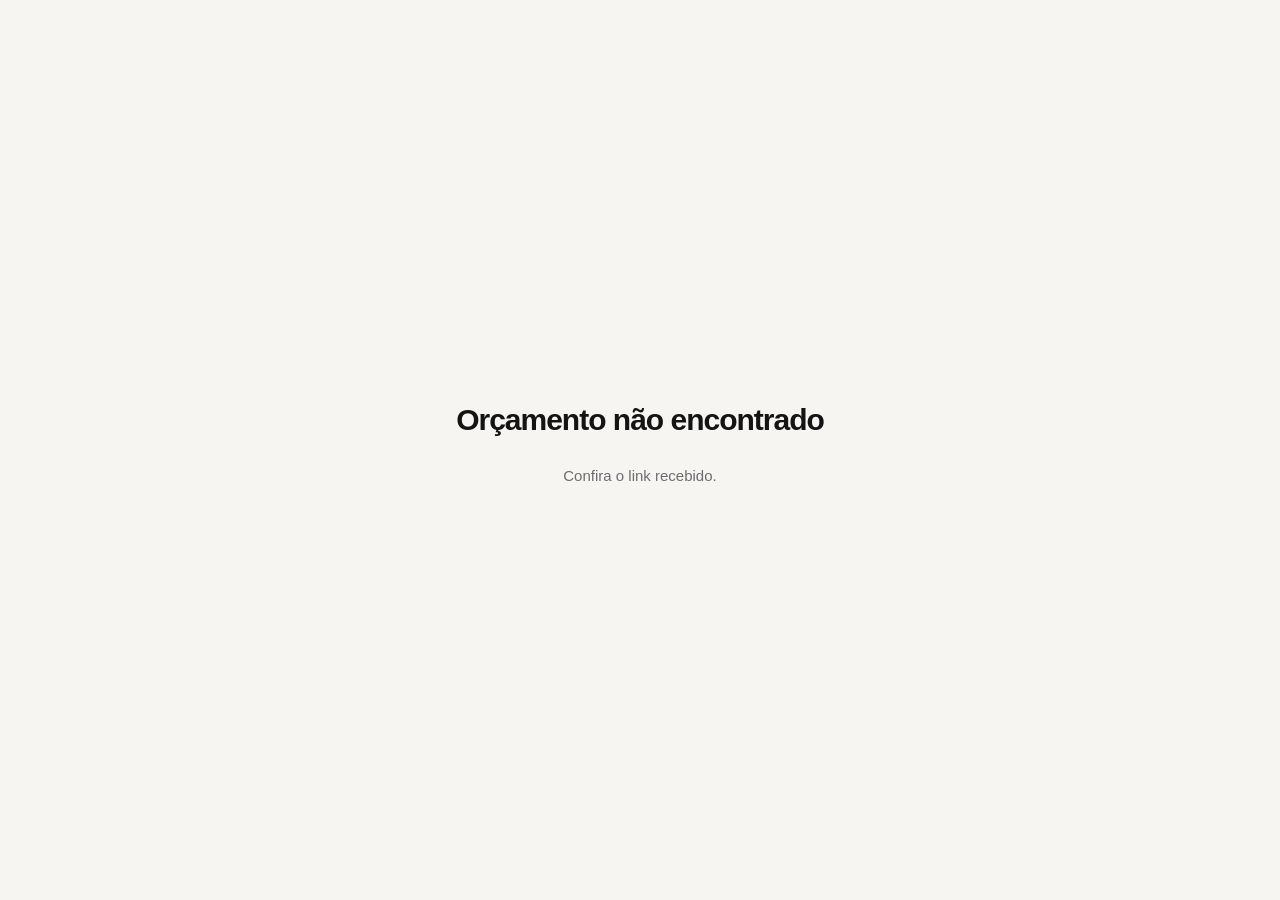
<file: catalogo/orcamento.html>
<!doctype html>
<html lang="pt-BR">
<head>
<meta charset="utf-8"><meta name="viewport" content="width=device-width,initial-scale=1"><meta name="theme-color" content="#ffffff">
<meta name="robots" content="noindex">
<title>Pedido</title>
<link rel="stylesheet" href="css/loja.css?v=202611241800">
<style>
  .q-wrap{max-width:720px;margin:0 auto;padding:24px 16px 60px}
  .q-head{background:var(--accent);color:#111;border-radius:18px;padding:22px;display:flex;justify-content:space-between;gap:16px;flex-wrap:wrap}
  .q-brand{display:flex;align-items:center;gap:14px}
  .q-brand img{width:52px;height:52px;object-fit:contain;background:#fff;border-radius:12px;padding:4px}
  .q-head h1{margin:0;font-size:24px;letter-spacing:-.6px}
  .q-head small{display:block;opacity:.8;font-weight:600}
  .q-head .num{text-align:right;font-weight:800}
  .q-head.dark{color:#fff}
  .q-meta{display:grid;grid-template-columns:repeat(3,minmax(0,1fr));gap:10px;margin:14px 0}
  .q-meta div{background:#fff;border:1px solid var(--line);border-radius:12px;padding:10px 12px;font-size:14px;min-width:0}
  .q-sub{display:block;color:var(--muted);font-size:12.5px;margin-top:2px}
  .q-meta span{display:block;font-size:11px;font-weight:800;letter-spacing:.5px;color:var(--muted);text-transform:uppercase}
  .q-items{background:#fff;border:1px solid var(--line);border-radius:14px;overflow:hidden}
  .q-row{display:grid;grid-template-columns:52px 1fr auto;gap:12px;align-items:center;padding:10px 12px;border-bottom:1px solid var(--line);font-size:14px}
  .q-row:last-child{border-bottom:0}
  .q-row img,.q-row .no-img{width:52px;height:52px;border-radius:8px;object-fit:cover;background:#efeeea;display:flex;align-items:center;justify-content:center;font-size:10px;color:#999;font-weight:800}
  .q-row small{color:var(--muted)}
  .q-row .sub{text-align:right;font-weight:800;white-space:nowrap}
  .q-total{display:flex;justify-content:space-between;align-items:baseline;padding:16px 4px;font-size:16px}
  .q-total strong{font-size:28px;letter-spacing:-.6px}
  .q-obs{background:#fff;border:1px solid var(--line);border-radius:12px;padding:12px;font-size:14px;margin-bottom:14px;white-space:pre-line}
  .q-actions{display:flex;flex-direction:column;gap:8px}
  .q-actions .btn-wa,.q-actions .btn-pdf{border:0;cursor:pointer;font-size:16px;padding:15px}
  .q-actions .btn-pdf{border:1.5px solid var(--ink)}
  .q-note{color:var(--muted);font-size:12.5px;text-align:center;margin-top:16px}
  @media(max-width:560px){.q-meta{grid-template-columns:1fr}}
</style>
</head>
<body>
<div id="loading" class="state"><div class="spinner" aria-hidden="true"></div><p>Carregando orçamento…</p></div>
<div id="unavailable" class="state" hidden><h1>Orçamento não encontrado</h1><p>Confira o link recebido.</p></div>

<main class="q-wrap" id="app" hidden>
  <header class="q-head" id="q-head">
    <div class="q-brand"><img id="q-logo" alt="" hidden><div><small>Orçamento</small><h1 id="q-store"></h1></div></div>
    <div class="num"><span id="q-number"></span><small id="q-date"></small></div>
  </header>
  <section class="q-meta" aria-label="Dados do orçamento">
    <div><span>Cliente</span><b id="q-client"></b><small class="q-sub" id="q-client-sub"></small></div>
    <div><span id="q-seller-role">Vendedor</span><b id="q-seller"></b></div>
    <div><span>Validade</span><b id="q-valid"></b></div>
  </section>
  <section class="q-items" id="q-items" aria-label="Produtos"></section>
  <div class="q-total"><span id="q-count"></span><strong id="q-total"></strong></div>
  <div class="q-obs" id="q-obs" hidden></div>
  <div class="q-actions">
    <button class="btn-wa" id="q-pdf">Baixar PDF do orçamento</button>
    <button class="btn-pdf" id="q-share" hidden>Enviar PDF pelo WhatsApp</button>
  </div>
  <p class="q-note">Preços e disponibilidade sujeitos a confirmação no fechamento do pedido.</p>
</main>

<script src="config.js?v=202611241800"></script>
<script src="js/db.js?v=202611241800"></script>
<script src="js/common.js?v=202611241800"></script>
<script src="js/orcamento.js?v=202611241800"></script>
<script>
(async () => {
  const { $, esc } = U;
  const id = new URLSearchParams(location.search).get("id") || "";
  const fail = () => { $("#loading").hidden = true; $("#unavailable").hidden = false; };
  let q = null;
  try { if (id) q = await DB.getQuote(id); } catch { q = null; }
  if (!q) return fail();

  if (q.store.logo) {
    U.setFavicon(q.store.logo);
    const lg = $("#q-logo"); lg.src = q.store.logo; lg.hidden = false;
  }
  const accent = q.store.accent || "#ff6a36";
  document.documentElement.style.setProperty("--accent", accent);
  const rgb = parseInt(accent.replace("#", ""), 16);
  if ((0.299 * (rgb >> 16 & 255) + 0.587 * (rgb >> 8 & 255) + 0.114 * (rgb & 255)) <= 160) $("#q-head").classList.add("dark");
  const pedido = q.tipo === "consulta";
  const consulta = pedido && !(q.items || []).some((it) => it.unit != null); // pedido sem preços
  const kind = pedido ? "Pedido" : "Orçamento";
  document.title = `${kind} ${q.number} — ${q.store.name}`;
  document.querySelector(".q-brand small").textContent = consulta ? "Pedido · preço a consultar" : pedido ? "Pedido" : "Orçamento";
  const created = new Date(q.createdAt || Date.now());
  $("#q-store").textContent = q.store.name || "Catálogo";
  $("#q-number").textContent = `Nº ${q.number}`;
  $("#q-date").textContent = created.toLocaleDateString("pt-BR");
  $("#q-client").textContent = q.client;
  $("#q-client-sub").textContent = [q.clientDoc && `${U.docLabel(q.clientDoc)} ${q.clientDoc}`, q.clientPhone].filter(Boolean).join(" · ");
  $("#q-seller-role").textContent = q.seller.role || "Vendedor";
  $("#q-seller").textContent = q.seller.name;
  $("#q-valid").textContent = consulta ? "Preço a consultar" : pedido ? "Aguardando confirmação" : new Date(created.getTime() + 7 * 86400000).toLocaleDateString("pt-BR");
  if (pedido) $("#q-valid").previousElementSibling.textContent = "Situação";

  let total = 0, units = 0;
  $("#q-items").innerHTML = q.items.map((it) => {
    const sub = it.unit != null ? it.unit * it.qty : null;
    if (sub != null) total += sub; units += it.qty;
    return `<div class="q-row">${U.imgTag(it, 160, "")}
      <div><span class="code-row"><small>Cód. ${esc(it.code)}</small>${U.boxBadge(it, "sm")}</span><b>${esc(it.name)}</b>${U.colorDots(it, 8, "sm")}<br><small>${it.boxQty ? `${it.qty % it.boxQty ? Math.floor(it.qty / it.boxQty) + " cx + " + (it.qty % it.boxQty) + " un" : it.qty / it.boxQty + " cx"} (${it.qty} un)` : `${it.qty} cx`} × ${it.unit != null ? U.money(it.unit) + (it.boxQty ? ` un. (cx ${U.money(it.unit * it.boxQty)})` : "") : "a consultar"}</small></div>
      <div class="sub">${sub != null ? U.money(sub) : "—"}</div></div>`;
  }).join("");
  $("#q-count").textContent = `${q.items.length} produtos · ${units} unidades`;
  $("#q-total").textContent = consulta ? "Preço a consultar" : U.money(total);
  if (consulta) $("#q-total").style.fontSize = "18px";
  if (pedido) $("#q-pdf").textContent = "Baixar PDF do pedido";
  if (q.obs) { $("#q-obs").hidden = false; $("#q-obs").textContent = "Obs.: " + q.obs; }
  $("#loading").hidden = true; $("#app").hidden = false;

  /* PDF */
  let file = null;
  async function getPdf() {
    if (file) return file;
    const out = await Orcamento.build({
      store: q.store, client: q.client, clientDoc: q.clientDoc, clientPhone: q.clientPhone, obs: q.obs, number: q.number, seller: q.seller, tipo: q.tipo,
      items: q.items.map((it) => ({ p: it, qty: it.qty, unit: it.unit }))
    });
    file = new File([out.blob], out.filename, { type: "application/pdf" });
    return file;
  }
  const btn = $("#q-pdf");
  btn.onclick = async () => {
    btn.disabled = true; btn.textContent = "Gerando PDF…";
    try {
      const f = await getPdf();
      const url = URL.createObjectURL(f);
      const a = document.createElement("a"); a.href = url; a.download = f.name; document.body.appendChild(a); a.click();
      setTimeout(() => { URL.revokeObjectURL(url); a.parentNode.removeChild(a); }, 2000);
    } catch (e) { U.toast(e.message, "err"); }
    btn.disabled = false; btn.textContent = pedido ? "Baixar PDF do pedido" : "Baixar PDF do orçamento";
  };
  // No celular: depois de gerar, dá para mandar o arquivo direto ao cliente
  try {
    const f = await getPdf();
    if (navigator.canShare && navigator.canShare({ files: [f] })) {
      $("#q-share").hidden = false;
      $("#q-share").onclick = async () => {
        try { await navigator.share({ files: [f], title: f.name }); }
        catch (e) { if (e.name !== "AbortError") U.toast("Não foi possível compartilhar. Use \"Baixar PDF\".", "err"); }
      };
    }
  } catch { /* o botão de baixar continua funcionando */ }
})();
</script>
</body>
</html>
</file>
<file: portfolio/styles.css>
:root{--bg:#111112;--surface:#1b1b1d;--ink:#f4f4ee;--muted:#aaa9ad;--accent:#ff6a36;--line:#343436}*{box-sizing:border-box}html{scroll-behavior:smooth;scroll-padding-top:100px}body{margin:0;background:var(--bg);color:var(--ink);font-family:Arial,Helvetica,sans-serif;font-size:16px;line-height:1.55}a{color:inherit;text-decoration:none}button,input,select,textarea{font:inherit}button,a,input,select,textarea{-webkit-tap-highlight-color:transparent}button{cursor:pointer}a:focus-visible,button:focus-visible,input:focus-visible,select:focus-visible,textarea:focus-visible{outline:3px solid var(--accent);outline-offset:5px}header{height:100px;display:flex;align-items:center;justify-content:space-between;padding:0 5%;border-bottom:1px solid var(--line);gap:24px}.brand{font-weight:900;letter-spacing:-4px;font-size:52px;line-height:1;display:flex;align-items:center;gap:12px}.brand span{font-size:14px;letter-spacing:-.3px;font-weight:600}nav{display:flex;gap:34px;font-size:14px}.nav-contact{font-size:14px;display:flex;gap:22px;align-items:center}.spark{color:var(--accent);font-size:32px}.hero{padding:40px 5% 55px}.eyebrow{display:flex;justify-content:space-between;font-size:12px;font-weight:600;letter-spacing:1.4px;color:var(--muted)}h1{font-size:clamp(60px,8.7vw,142px);font-weight:600;line-height:.99;letter-spacing:-.065em;margin:45px 0 45px}h1 em{font-style:normal;color:var(--accent)}.hero-bottom{display:flex;align-items:center;gap:55px}.hero-bottom p{max-width:370px;margin:0;color:#c2c1c4}.button{display:inline-flex;justify-content:center;align-items:center;border:0;border-radius:0;font-size:14px;font-weight:700;min-height:52px;padding:16px 25px;transition:background .2s,color .2s}.light{background:var(--ink);color:var(--bg)}.light:hover{background:var(--accent)}.dark{background:var(--bg);color:var(--ink)}.dark:hover{background:#333}.hero-note{margin-left:auto;font-size:12px;letter-spacing:1.1px;color:var(--muted)}.ticker{display:flex;justify-content:space-between;align-items:center;gap:25px;padding:24px 5%;background:var(--accent);color:var(--bg);font-size:15px;font-weight:700;letter-spacing:1px;overflow:hidden}.ticker b{font-size:25px}.section{padding:100px 5%;scroll-margin-top:24px}.section-head{display:flex;justify-content:space-between;align-items:flex-end;gap:50px;margin-bottom:42px}.label{font-size:12px;letter-spacing:1.5px;font-weight:700;margin:0 0 24px;color:var(--muted)}h2{font-size:clamp(34px,4.1vw,64px);line-height:1.08;letter-spacing:-.05em;font-weight:500;margin:0}.section-head>p{max-width:330px;color:var(--muted);margin:0}.filters{display:flex;flex-wrap:wrap;gap:10px;margin-bottom:35px}.filters button{color:#c6c5c7;border:1px solid var(--line);border-radius:24px;background:transparent;padding:10px 18px;font-size:14px}.filters button:hover,.filters .active{background:var(--ink);color:var(--bg);border-color:var(--ink)}.grid{display:grid;grid-template-columns:repeat(2,minmax(0,1fr));gap:38px 26px}.project{min-width:0}.project-button{color:inherit;text-align:left;background:none;border:0;padding:0;width:100%}.visual{height:330px;background:var(--surface);overflow:hidden;position:relative;display:flex;flex-direction:column;justify-content:space-between;padding:32px}.visual img{position:absolute;inset:0;width:100%;height:100%;object-fit:cover;transition:transform .6s}.project-button:hover .visual img{transform:scale(1.035)}.visual .tag{position:absolute;top:20px;left:20px;background:var(--bg);color:var(--ink);padding:6px 10px;font-size:12px;z-index:1;letter-spacing:.5px}.visual>small{font-size:12px;letter-spacing:1.5px}.visual>strong{font-size:clamp(36px,4.3vw,64px);font-weight:500;line-height:1.05;letter-spacing:-.045em}.visual>span{font-size:14px}.cover-catalog{background:#d6ef68;color:#111}.cover-digital{background:#2c45d2;color:#fff}.cover-social{background:#e1e1df;color:#171717}.cover-motion{background:#ff6a36;color:#111}.project-meta{display:flex;justify-content:space-between;gap:15px;padding-top:18px}.project-meta h3{font-size:21px;letter-spacing:-.5px;font-weight:500;margin:0 0 3px}.project-meta p{font-size:14px;color:var(--muted);margin:0}.project-meta>span{font-size:12px;color:var(--muted);padding-top:6px;white-space:nowrap}.services{border-top:1px solid var(--line);background:#171718}.service-grid{display:grid;grid-template-columns:repeat(3,minmax(0,1fr));gap:40px 38px;margin-top:60px}.service-grid article{border-top:1px solid #444;padding-top:22px}.service-grid article>span{font-size:12px;color:var(--accent)}h3{font-size:22px;font-weight:500;letter-spacing:-.5px}.service-grid p{color:var(--muted);margin:0;max-width:340px}.about{display:grid;grid-template-columns:1fr 1fr;gap:80px;border-bottom:1px solid var(--line)}.about h2 span{color:var(--accent)}.about-sub{margin-top:30px;color:var(--muted);font-size:20px}.about-copy>p{color:var(--muted)}.about-copy .lead{font-size:25px;color:var(--ink);line-height:1.4;margin-top:0}.facts{display:flex;gap:65px;margin-top:40px;padding-top:30px;border-top:1px solid var(--line)}.facts strong,.facts span{display:block}.facts strong{font-size:24px;font-weight:500}.facts span{color:var(--muted);font-size:14px}.steps{display:grid;grid-template-columns:repeat(3,1fr);gap:50px;margin-top:45px}.steps span{font-size:12px;color:var(--accent);letter-spacing:1px}.steps p{color:var(--muted);max-width:320px}.contact{background:var(--accent);color:var(--bg)}.contact .label{color:#442719}.contact-layout{display:grid;grid-template-columns:1.15fr 1fr;gap:100px}.contact h2{font-size:clamp(35px,4.5vw,70px)}.contact h2 span{color:var(--ink)}.contact-layout>div>p{max-width:360px;margin:30px 0}.email{font-size:16px;border-bottom:1px solid #111;padding-bottom:5px;overflow-wrap:anywhere}form{display:flex;flex-direction:column}form label{font-size:14px;margin-bottom:8px;font-weight:600}input,select,textarea{border:0;border-bottom:1px solid #813b23;background:transparent;border-radius:0;color:#111;padding:12px 0;margin-bottom:25px;min-width:0;width:100%}input::placeholder,textarea::placeholder{color:#492e25;opacity:1}select option{background:var(--ink)}textarea{resize:vertical}form input:focus-visible,form textarea:focus-visible,form select:focus-visible{outline-color:#111}form .form-note{font-size:12px;margin:12px 0 0;color:#492e25}footer{display:flex;justify-content:space-between;align-items:center;padding:45px 5%;gap:30px}footer p,footer>a:last-child{font-size:14px;color:var(--muted)}dialog{background:var(--bg);color:var(--ink);padding:0;border:1px solid var(--line);max-width:760px;width:calc(100% - 32px);max-height:90vh;overflow:auto}dialog::backdrop{background:#000b}.close{position:absolute;right:15px;top:15px;z-index:3;background:var(--bg);color:var(--ink);border:1px solid #777;width:42px;height:42px;font-size:26px}.dialog-copy{padding:36px}.dialog-copy h2{font-size:40px}.dialog-copy>p:not(.label),.dialog-copy li{color:var(--muted)}.dialog-copy ul{padding-left:20px;margin:22px 0 30px}.dialog-copy li{margin:8px 0}#dialog-visual .visual{height:300px}.skip{position:absolute;top:-70px;left:20px;z-index:10;background:var(--ink);color:#111;padding:12px}.skip:focus{top:10px}.sr-only{position:absolute;width:1px;height:1px;padding:0;margin:-1px;overflow:hidden;clip:rect(0,0,0,0);white-space:nowrap;border:0}[hidden]{display:none!important}@media(min-width:1600px){header,.hero,.section,footer{padding-left:max(5%,calc((100vw - 1450px)/2));padding-right:max(5%,calc((100vw - 1450px)/2))}}@media(max-width:900px){.hero-bottom{gap:25px}.hero-note{display:none}.section{padding:75px 5%}.visual{height:280px}.service-grid{grid-template-columns:repeat(2,1fr)}.about{gap:40px}.contact-layout{gap:40px}.ticker{font-size:12px;gap:20px}.ticker b{font-size:20px}}@media(max-width:600px){header{height:auto;min-height:105px;flex-wrap:wrap;gap:20px;padding-top:20px;padding-bottom:18px}.brand{font-size:44px}.brand span{font-size:12px}nav{order:3;justify-content:center;width:100%;gap:35px}.nav-contact{font-size:12px;gap:10px}.spark{font-size:24px}.hero{padding-top:25px;padding-bottom:40px}.eyebrow{font-size:10px;gap:20px}.eyebrow>span:last-child{display:none}h1{font-size:clamp(48px,12.5vw,75px);margin:35px 0;letter-spacing:-.06em}.hero-bottom{align-items:flex-start;flex-direction:column}.hero-bottom p{font-size:16px;max-width:300px}.ticker{justify-content:flex-start;gap:22px;white-space:nowrap}.ticker span{font-size:12px}.section{padding:60px 5%}.section-head{align-items:flex-start;gap:25px;flex-direction:column;margin-bottom:30px}.section-head>p{max-width:100%}h2{font-size:36px}.filters{gap:8px}.filters button{padding:9px 13px;font-size:12px}.grid{grid-template-columns:1fr;gap:28px}.visual{height:300px}.visual>strong{font-size:50px}.service-grid{grid-template-columns:1fr;gap:30px;margin-top:35px}.service-grid p{max-width:none}.about{grid-template-columns:1fr;gap:25px}.about-sub{margin-bottom:0}.about-copy .lead{font-size:22px}.facts{gap:35px}.facts strong{font-size:22px}.steps{grid-template-columns:1fr;gap:18px;margin-top:30px}.steps h3{margin-bottom:10px}.steps p{max-width:none}.contact-layout{grid-template-columns:1fr;gap:45px}.contact h2{font-size:42px}footer{flex-wrap:wrap;gap:20px}footer .brand{width:100%}.dialog-copy{padding:26px}.dialog-copy h2{font-size:32px}#dialog-visual .visual{height:240px}}@media(prefers-reduced-motion:reduce){html{scroll-behavior:auto}*{transition:none!important}}
</file>
<file: catalogo/css/app.css>
:root{--bg:#111112;--surface:#1b1b1d;--surface2:#232326;--ink:#f4f4ee;--muted:#a3a2a7;--accent:#ff6a36;--line:#343436;--ok:#5fd38d;--warn:#ffc24b;--bad:#ff5a5a;--radius:14px}
*{box-sizing:border-box}
html{-webkit-text-size-adjust:100%}
body{margin:0;background:var(--bg);color:var(--ink);font-family:Inter,Arial,Helvetica,sans-serif;font-size:15px;line-height:1.5}
a{color:inherit}
button,input,select,textarea{font:inherit;color:inherit}
:focus-visible{outline:3px solid var(--accent);outline-offset:3px}
[hidden]{display:none!important}
.sr-only{position:absolute;width:1px;height:1px;overflow:hidden;clip:rect(0 0 0 0);white-space:nowrap}
code{background:#0006;padding:1px 6px;border-radius:6px;font-size:.9em}

/* ---------- elementos ---------- */
.btn{display:inline-flex;align-items:center;justify-content:center;gap:8px;border:1px solid var(--line);background:var(--surface2);color:var(--ink);border-radius:10px;padding:10px 16px;font-weight:600;font-size:14px;cursor:pointer;text-decoration:none;transition:background .15s,border-color .15s,transform .1s;white-space:nowrap}
.btn:hover{border-color:#555}
.btn:active{transform:translateY(1px)}
.btn.primary{background:var(--accent);border-color:var(--accent);color:#111}
.btn.primary:hover{background:#ff8459}
.btn.ghost{background:transparent}
.btn.danger{color:var(--bad)}
.btn.sm{padding:6px 10px;font-size:13px;border-radius:8px}
.btn:disabled{opacity:.5;cursor:wait}
label{display:block;font-size:13px;font-weight:600;color:var(--muted);margin:0 0 6px}
input,select,textarea{width:100%;background:var(--bg);border:1px solid var(--line);border-radius:10px;padding:11px 12px;min-width:0}
input:focus,select:focus,textarea:focus{border-color:var(--accent);outline:none}
textarea{resize:vertical}
.field{margin-bottom:14px}
.row{display:grid;grid-template-columns:repeat(auto-fit,minmax(160px,1fr));gap:12px}
.hint{font-size:12.5px;color:var(--muted);margin:6px 0 0}
.card{background:var(--surface);border:1px solid var(--line);border-radius:var(--radius);padding:22px}
.card h2{font-size:18px;margin:0 0 4px;letter-spacing:-.3px}
.card>.sub{color:var(--muted);margin:0 0 18px;font-size:13.5px}
.pill{display:inline-flex;align-items:center;gap:6px;border-radius:99px;padding:3px 10px;font-size:12px;font-weight:700}
.pill::before{content:"";width:7px;height:7px;border-radius:50%;background:currentColor}
.pill.ativo{background:#5fd38d1f;color:var(--ok)}
.pill.expirando{background:#ffc24b1f;color:var(--warn)}
.pill.expirado,.pill.bloqueado{background:#ff5a5a1f;color:var(--bad)}
.pill.admin{background:#ff6a3622;color:var(--accent)}

/* ---------- toasts e aviso ---------- */
#toasts{position:fixed;right:16px;bottom:16px;z-index:100;display:flex;flex-direction:column;gap:8px;max-width:calc(100vw - 32px)}
.toast{background:var(--ink);color:#111;padding:12px 16px;border-radius:10px;font-weight:600;box-shadow:0 10px 30px #0008;transition:opacity .4s,transform .4s}
.toast.err{background:var(--bad);color:#fff}
.toast.out{opacity:0;transform:translateY(8px)}
.mode-banner{background:#ffc24b;color:#111;font-size:13px;padding:8px 16px;text-align:center}
.mode-banner code{background:#0002}

/* ---------- layout do app ---------- */
.topbar{display:flex;align-items:center;justify-content:space-between;gap:16px;padding:14px 24px;border-bottom:1px solid var(--line);position:sticky;top:0;background:#111112ee;backdrop-filter:blur(10px);z-index:20}
.brand{font-weight:900;letter-spacing:-2px;font-size:28px;text-decoration:none;display:flex;align-items:baseline;gap:8px}
.brand span{font-size:12px;letter-spacing:0;font-weight:600;color:var(--muted)}
.topbar .who{display:flex;align-items:center;gap:12px;font-size:13px;color:var(--muted)}
.wrap{max-width:1240px;margin:0 auto;padding:28px 24px 80px}
.page-head{display:flex;justify-content:space-between;align-items:flex-end;gap:20px;flex-wrap:wrap;margin-bottom:24px}
.page-head h1{font-size:clamp(26px,3.4vw,38px);letter-spacing:-1.2px;margin:0;font-weight:700}
.page-head p{color:var(--muted);margin:4px 0 0}
.stats{display:grid;grid-template-columns:repeat(4,minmax(0,1fr));gap:14px;margin-bottom:22px}
.stat{background:var(--surface);border:1px solid var(--line);border-radius:var(--radius);padding:18px}
.stat small{color:var(--muted);font-size:12px;font-weight:600;letter-spacing:.4px;text-transform:uppercase}
.stat strong{display:block;font-size:30px;letter-spacing:-1px;margin-top:4px}
.grid-2{display:grid;grid-template-columns:minmax(300px,380px) 1fr;gap:22px;align-items:start}
.stack{display:flex;flex-direction:column;gap:22px}

/* ---------- tabela de usuários ---------- */
.toolbar{display:flex;gap:10px;flex-wrap:wrap;margin-bottom:14px}
.toolbar input,.toolbar select{width:auto;flex:1;min-width:150px}
.table-wrap{overflow-x:auto;margin:0 -22px;padding:0 22px}
table{width:100%;border-collapse:collapse;font-size:14px}
th{text-align:left;font-size:12px;color:var(--muted);font-weight:600;text-transform:uppercase;letter-spacing:.4px;padding:10px 8px;border-bottom:1px solid var(--line);white-space:nowrap}
td{padding:12px 8px;border-bottom:1px solid var(--line);vertical-align:middle}
td .muted{color:var(--muted);font-size:12.5px}
td.actions{white-space:nowrap;text-align:right}
td.actions .btn{margin-left:4px}
.bar{height:5px;background:var(--line);border-radius:5px;overflow:hidden;margin-top:6px;width:120px}
.bar i{display:block;height:100%;background:var(--ok)}
.empty{color:var(--muted);text-align:center;padding:30px 10px}
.quick{display:flex;gap:6px;flex-wrap:wrap;margin-top:8px}
.quick button{border:1px solid var(--line);background:transparent;border-radius:99px;padding:4px 10px;font-size:12px;cursor:pointer;color:var(--muted)}
.quick button.on,.quick button:hover{border-color:var(--accent);color:var(--ink)}

dialog{background:var(--surface);color:var(--ink);border:1px solid var(--line);border-radius:var(--radius);padding:24px;width:min(460px,calc(100% - 32px))}
dialog::backdrop{background:#000a}
dialog h2{margin:0 0 16px;font-size:20px}
.dialog-actions{display:flex;justify-content:flex-end;gap:10px;margin-top:8px;flex-wrap:wrap}

/* ---------- login ---------- */
.login{min-height:100vh;display:grid;grid-template-columns:1.1fr 1fr}
.login-art{background:var(--accent);color:#111;padding:48px;display:flex;flex-direction:column;justify-content:space-between;overflow:hidden;position:relative}
.login-art h1{font-size:clamp(40px,5.5vw,82px);line-height:.98;letter-spacing:-.06em;margin:0;font-weight:700}
.login-art .brand span{color:#111a}
.login-form{display:flex;align-items:center;justify-content:center;padding:40px 24px}
.login-form form{width:100%;max-width:360px}
.login-form h2{font-size:28px;letter-spacing:-1px;margin:0 0 6px}
.login-form p{color:var(--muted);margin:0 0 26px}
.alert{background:#ff5a5a1a;border:1px solid #ff5a5a55;color:#ffb3b3;padding:10px 12px;border-radius:10px;font-size:13.5px;margin-bottom:16px}
.alert.info{background:#ffc24b14;border-color:#ffc24b44;color:#ffe2a3}

/* ---------- painel do usuário ---------- */
.cover-drop{position:relative;border:1.5px dashed #4a4a4e;border-radius:12px;aspect-ratio:3/1;display:flex;align-items:center;justify-content:center;text-align:center;overflow:hidden;background:var(--bg);color:var(--muted);font-size:13px;cursor:pointer}
.cover-drop img{position:absolute;inset:0;width:100%;height:100%;object-fit:cover}
.cover-drop.drag{border-color:var(--accent);color:var(--ink)}
.access-box{display:flex;align-items:center;justify-content:space-between;gap:12px;background:var(--bg);border:1px solid var(--line);border-radius:12px;padding:14px 16px}
.access-box strong{font-size:22px;letter-spacing:-.5px;display:block}
.link-box{display:flex;gap:8px}
.link-box input{font-size:13px}
.products{display:grid;grid-template-columns:repeat(auto-fill,minmax(180px,1fr));gap:12px}
.p-mini{background:var(--bg);border:1px solid var(--line);border-radius:12px;overflow:hidden;font-size:13px;position:relative}
.p-mini .thumb{aspect-ratio:1;width:100%;object-fit:cover;display:block;background:#fff}
.no-img{display:flex;align-items:center;justify-content:center;background:var(--surface2)!important;color:var(--muted);font-weight:700;letter-spacing:1px;aspect-ratio:1;width:100%}
.p-mini .info{padding:10px}
.p-mini .info b{display:block;white-space:nowrap;overflow:hidden;text-overflow:ellipsis}
.p-mini .code{color:var(--muted);font-size:12px}
.p-mini .flag{position:absolute;top:8px;left:8px;background:var(--accent);color:#111;font-size:11px;font-weight:800;padding:2px 7px;border-radius:6px}
.p-mini .nophoto{position:absolute;top:8px;right:8px;background:#000b;color:var(--warn);font-size:11px;font-weight:700;padding:2px 7px;border-radius:6px}
.steps-list{margin:0;padding-left:18px;color:var(--muted);font-size:13px}
.steps-list li{margin:4px 0}
.progress{font-size:13px;color:var(--muted);margin-top:10px;min-height:20px}

@media(max-width:980px){.grid-2{grid-template-columns:1fr}.stats{grid-template-columns:repeat(2,1fr)}}
@media(max-width:760px){
  .login{grid-template-columns:1fr}.login-art{padding:28px 20px;min-height:220px}
  .topbar{padding:12px 16px}.wrap{padding:20px 16px 60px}
  .topbar .who .email{display:none}
  .card{padding:18px}.table-wrap{margin:0 -18px;padding:0 18px}
  /* tabela vira cartões */
  table thead{display:none}
  table,tbody,tr,td{display:block;width:100%}
  tr{border:1px solid var(--line);border-radius:12px;margin-bottom:10px;padding:6px 12px}
  td{border:0;padding:6px 0}
  td.actions{text-align:left;padding-top:8px}
  td.actions .btn{margin:0 4px 4px 0}
}
@media(prefers-reduced-motion:reduce){*{transition:none!important;animation:none!important}}
.seller{display:grid;grid-template-columns:1fr 1.2fr auto;gap:6px;margin-bottom:6px}
.team-list{list-style:none;margin:16px 0 0;padding:0;display:flex;flex-direction:column;gap:8px}
.team-list li{display:flex;justify-content:space-between;align-items:center;gap:10px;flex-wrap:wrap;background:var(--bg);border:1px solid var(--line);border-radius:12px;padding:10px 12px;font-size:14px}
.team-actions{display:flex;gap:4px;flex-wrap:wrap}

/* ---------- melhorias de UX ---------- */
dialog.ask h2{margin-bottom:8px}
.ask-text{color:var(--muted);margin:0 0 14px;line-height:1.5}
.ask-input{margin-bottom:14px}
.btn.danger-solid{background:var(--bad);border-color:var(--bad);color:#fff}
.pass-wrap{position:relative}
.pass-wrap input{padding-right:84px}
.pass-eye{position:absolute;right:8px;bottom:7px;border:0;background:var(--surface2);color:var(--muted);border-radius:8px;padding:5px 10px;font-size:12px;font-weight:700;cursor:pointer}
.pass-eye:hover{color:var(--ink)}

/* abas do painel */
.head-actions{display:flex;gap:8px;flex-wrap:wrap}
.tabs-nav{display:flex;gap:4px;overflow-x:auto;scrollbar-width:none;border-bottom:1px solid var(--line);margin:0 0 22px;position:sticky;top:61px;z-index:15;background:var(--bg)}
.tabs-nav::-webkit-scrollbar{display:none}
.tabs-nav button{border:0;background:none;color:var(--muted);font-weight:700;font-size:14px;padding:12px 14px;border-bottom:2px solid transparent;cursor:pointer;white-space:nowrap;display:flex;align-items:center;gap:6px}
.tabs-nav button:hover{color:var(--ink)}
.tabs-nav button[aria-selected=true]{color:var(--ink);border-bottom-color:var(--accent)}
.tabs-nav .count{background:var(--surface2);color:var(--muted);border-radius:99px;font-size:11px;padding:1px 7px}
.tabs-nav .count:empty{display:none}
.tab-panel.narrow{max-width:720px}
.tab-panel[data-panel=loja] form{display:grid;grid-template-columns:minmax(0,1.1fr) minmax(0,1fr);gap:0 24px}
.tab-panel[data-panel=loja] form>.field:first-child{grid-row:span 5}
.tab-panel[data-panel=loja] form>.save-row{grid-column:1/-1}
.save-row{display:flex;justify-content:flex-end;align-items:center;gap:12px;flex-wrap:wrap;margin-top:6px}
.dirty{color:var(--warn);font-size:13px;font-weight:700}
.contacts{margin-top:22px;padding-top:18px;border-top:1px solid var(--line)}
.contacts h3{font-size:15px;margin:0 0 4px}
.contacts .save-row{justify-content:space-between}

/* primeiros passos */
.onboarding{margin-bottom:22px;border-color:#ff6a3655;background:linear-gradient(180deg,#ff6a360d,transparent 60%),var(--surface)}
.ob-head{display:flex;justify-content:space-between;align-items:flex-start;gap:12px}
.ob-head .sub{margin-bottom:12px}
.ob-bar{height:6px;background:var(--line);border-radius:6px;overflow:hidden;margin-bottom:14px}
.ob-bar i{display:block;height:100%;background:var(--accent);transition:width .4s}
.ob-list{list-style:none;margin:0;padding:0;display:grid;grid-template-columns:repeat(auto-fit,minmax(200px,1fr));gap:10px}
.ob-list button{width:100%;text-align:left;display:flex;gap:10px;align-items:flex-start;background:var(--bg);border:1px solid var(--line);border-radius:12px;padding:12px;cursor:pointer;color:var(--ink)}
.ob-list button:hover{border-color:#555}
.ob-list .ck{flex:0 0 22px;height:22px;border-radius:50%;border:2px solid #555;display:flex;align-items:center;justify-content:center;font-size:12px;font-weight:900}
.ob-list .done .ck{background:var(--ok);border-color:var(--ok);color:#111}
.ob-list .done b{color:var(--muted);text-decoration:line-through}
.ob-list small{display:block;color:var(--muted);font-size:12.5px;margin-top:2px}

/* produtos do painel */
.products{grid-template-columns:repeat(auto-fill,minmax(170px,1fr))}
.p-mini{transition:border-color .15s,transform .15s}
.p-mini:hover{border-color:var(--accent);transform:translateY(-2px)}
.p-mini .edit{position:absolute;right:8px;bottom:8px;font-size:11px;font-weight:800;color:var(--accent);opacity:.55;transition:opacity .15s}
.p-mini:hover .edit,.p-mini:focus-visible .edit{opacity:1}
.empty-state{grid-column:1/-1;text-align:center;padding:40px 16px;border:1.5px dashed var(--line);border-radius:14px}
.empty-state h3{margin:0 0 6px;font-size:18px}
.empty-state p{color:var(--muted);margin:0 0 16px}
.empty-state .actions{display:flex;gap:8px;justify-content:center;flex-wrap:wrap}

/* administrador */
details.create-card>summary{list-style:none;cursor:pointer;display:flex;justify-content:space-between;align-items:center}
details.create-card>summary::-webkit-details-marker{display:none}
details.create-card>summary .chev{transition:transform .2s;color:var(--muted)}
details.create-card[open]>summary .chev{transform:rotate(180deg)}
details.create-card>summary h2{margin:0}
details.create-card[open]>summary{margin-bottom:14px}

@media(max-width:980px){
  .tab-panel[data-panel=loja] form{grid-template-columns:1fr}
  .tab-panel[data-panel=loja] form>.field:first-child{grid-row:auto}
}
@media(max-width:760px){
  .tabs-nav{top:57px;margin:0 -16px 18px;padding:0 10px}
  .head-actions{width:100%}
  .head-actions .btn{flex:1}
  .grid-2.admin-grid{display:flex;flex-direction:column-reverse}
  .save-row .btn.primary{width:100%}
}
button.stat{text-align:left;color:inherit;cursor:pointer;font:inherit;transition:border-color .15s,transform .15s}
button.stat:hover{border-color:#555;transform:translateY(-1px)}
.p-mini .thumb.no-img{display:flex;align-items:center;justify-content:center;font-size:15px}
@media(max-width:760px){.products{grid-template-columns:repeat(2,minmax(0,1fr));gap:10px}.p-mini .info{padding:8px}.p-mini .info b{font-size:12.5px}.p-mini .edit{display:none}}

/* ---------- aviso de renovação ---------- */
.renew-banner{display:flex;align-items:center;gap:14px;background:linear-gradient(90deg,#ffc24b22,#ffc24b0a);border:1px solid #ffc24b66;border-radius:var(--radius);padding:14px 18px;margin-bottom:20px}
.renew-banner.urgent{background:linear-gradient(90deg,#ff5a5a2b,#ff5a5a0d);border-color:#ff5a5a88;animation:rb-pulse 2.4s ease-in-out infinite}
@keyframes rb-pulse{50%{box-shadow:0 0 0 4px #ff5a5a1f}}
.rb-icon{font-size:26px;line-height:1}
.rb-text{flex:1;display:flex;flex-direction:column;gap:2px;font-size:13.5px;color:var(--muted)}
.rb-text b{color:var(--ink);font-size:16px}
.rb-btn{background:#25d366;border-color:#25d366;color:#0b3d1f;font-weight:800}
.rb-btn:hover{background:#3ee07a;border-color:#3ee07a}
.renew-login{width:100%;margin:-6px 0 16px;background:#25d366;border-color:#25d366;color:#0b3d1f;font-weight:800}
.btn.remind{border-color:#ffc24b88;color:var(--warn)}
#dlg-remind{width:min(560px,calc(100% - 32px))}
#dlg-remind .dialog-actions a{text-decoration:none}
@media(max-width:760px){.renew-banner{flex-wrap:wrap}.rb-btn{width:100%}}
td.actions{white-space:normal;text-align:right;max-width:320px}
td.actions .btn{margin:2px 0 2px 4px}

/* ---------- logo / ícone da aba ---------- */
.logo-field{margin-top:18px}
.logo-row{display:flex;gap:14px;align-items:flex-start}
.logo-drop{flex:0 0 96px;height:96px;border:1.5px dashed #4a4a4e;border-radius:18px;background:var(--bg) repeating-conic-gradient(#ffffff08 0 25%,transparent 0 50%) 0 0/16px 16px;display:flex;align-items:center;justify-content:center;cursor:pointer;color:var(--muted);font-size:13px;font-weight:700;overflow:hidden;padding:8px}
.logo-drop:hover,.logo-drop.drag{border-color:var(--accent);color:var(--ink)}
.logo-drop img{width:100%;height:100%;object-fit:contain}
.logo-info{flex:1;min-width:0;display:flex;flex-direction:column;gap:8px}
.logo-info .hint{margin:0}
.tab-preview{display:inline-flex;align-items:center;gap:8px;max-width:240px;background:#2b2b2e;border-radius:10px 10px 0 0;padding:8px 12px;font-size:12.5px;color:#e8e8e8;border-bottom:2px solid var(--accent)}
.tp-icon{flex:0 0 16px;height:16px;border-radius:3px;background:center/contain no-repeat}
.tp-icon.empty{background:#555}
.tp-title{white-space:nowrap;overflow:hidden;text-overflow:ellipsis}
.tp-x{color:#999;margin-left:4px}
.logo-info .btn{align-self:flex-start}

/* quantidade por caixa */
.code-row{display:flex;align-items:center;gap:8px;flex-wrap:wrap}
.box-qty{display:inline-flex;align-items:center;gap:4px;padding:2px 8px 2px 6px;border-radius:99px;background:#f2e7d8;color:#6b4519;border:1px solid #e3cfb3;font-size:11.5px;font-weight:800;letter-spacing:.3px;line-height:1.4;white-space:nowrap}
.box-qty svg{flex:0 0 auto}
.box-qty.sm{font-size:10.5px;padding:1px 7px 1px 5px}
.box-qty.sm svg{width:13px;height:13px}
.box-qty.lg{font-size:13px;padding:4px 10px 4px 8px}
.box-qty.lg svg{width:18px;height:18px}
.d-code{display:flex;align-items:center;gap:10px;flex-wrap:wrap}
.box-input{display:flex;align-items:stretch}
.box-prefix{display:flex;align-items:center;padding:0 10px;border:1px solid var(--line);border-right:0;border-radius:10px 0 0 10px;font-weight:800;font-size:12px;color:var(--muted)}
.box-input input{border-radius:0 10px 10px 0}
.p-mini .box-qty{background:#3a2c1a;color:#f3cf97;border-color:#5b4425}

/* ---------- animações do login ---------- */
.login-art h1 .ln{display:block}
.login.enter .login-art{animation:art-in .8s cubic-bezier(.2,.8,.2,1) both}
.login.enter .login-art .brand{animation:fade-up .6s ease .35s both}
.login.enter .login-art h1 .ln{animation:line-up .7s cubic-bezier(.2,.8,.2,1) both}
.login.enter .login-art h1 .ln:nth-child(1){animation-delay:.3s}
.login.enter .login-art h1 .ln:nth-child(2){animation-delay:.42s}
.login.enter .login-art h1 .ln:nth-child(3){animation-delay:.54s}
.login.enter .login-art p{animation:fade-up .6s ease .75s both}
.login.enter .login-form form>*{animation:fade-up .55s ease both}
.login.enter .login-form form>*:nth-child(1){animation-delay:.45s}
.login.enter .login-form form>*:nth-child(2){animation-delay:.52s}
.login.enter .login-form form>*:nth-child(n+3){animation-delay:.6s}
.login.enter .login-form form>*:nth-child(n+6){animation-delay:.7s}
@keyframes art-in{from{clip-path:inset(0 100% 0 0)}to{clip-path:inset(0 0 0 0)}}
@keyframes line-up{from{opacity:0;transform:translateY(60%)}to{opacity:1;transform:none}}
@keyframes fade-up{from{opacity:0;transform:translateY(14px)}to{opacity:1;transform:none}}
#login-form.shake{animation:shake .45s ease}
@keyframes shake{20%,60%{transform:translateX(-8px)}40%,80%{transform:translateX(8px)}}
.btn.loading{position:relative;color:transparent!important}
.btn.loading::after{content:"";position:absolute;width:18px;height:18px;border:2.5px solid #1118;border-top-color:#111;border-radius:50%;animation:spin .7s linear infinite}
@keyframes spin{to{transform:rotate(360deg)}}
/* conteúdo das páginas internas entra suave */
.wrap{animation:fade-up .5s ease both}
@media(max-width:760px){@keyframes art-in{from{clip-path:inset(0 0 100% 0)}to{clip-path:inset(0 0 0 0)}}}
@media(prefers-reduced-motion:reduce){.login.enter *,.wrap{animation:none!important}}

/* tags do produto (painel) */
.label-like{display:block;font-size:13px;font-weight:600;color:var(--muted);margin:0 0 6px}
.tag-toggles{display:flex;gap:8px;flex-wrap:wrap}
.tag-toggle{display:inline-flex;align-items:center;margin:0;cursor:pointer}
.tag-toggle input{position:absolute;opacity:0;width:1px;height:1px}
.tag-toggle span{display:inline-flex;align-items:center;gap:6px;border:1.5px solid var(--line);border-radius:99px;padding:8px 14px;font-weight:700;font-size:13.5px;color:var(--muted);transition:all .15s}
.tag-toggle:hover span{border-color:#666;color:var(--ink)}
.tag-toggle input:focus-visible+span{outline:3px solid var(--accent);outline-offset:2px}
.tag-toggle.new input:checked+span{background:#f4f4ee;border-color:#f4f4ee;color:#111}
.tag-toggle.promo input:checked+span{background:#e8263a;border-color:#e8263a;color:#fff}
.p-mini .flags{position:absolute;top:8px;left:8px;display:flex;gap:4px;flex-wrap:wrap;max-width:calc(100% - 80px)}
.p-mini .flags .flag{position:static}
.p-mini .flag.new{background:#f4f4ee;color:#111}

/* esqueci minha senha */
.link-btn{background:none;border:0;padding:0;margin:-6px 0 14px;color:var(--muted);font-size:13px;font-weight:600;text-decoration:underline;text-underline-offset:3px;cursor:pointer;align-self:flex-start}
.link-btn:hover{color:var(--ink)}
/* aviso com botão (Desfazer) */
.toast.action{display:flex;align-items:center;gap:14px}
.toast.action button{border:0;background:#111;color:#fff;border-radius:8px;padding:6px 12px;font-weight:800;cursor:pointer}

/* histórico de orçamentos */
.qh-stats{display:grid;grid-template-columns:repeat(3,minmax(0,1fr));gap:10px;margin-bottom:14px}
.qh-stats div{background:var(--bg);border:1px solid var(--line);border-radius:12px;padding:12px 14px}
.qh-stats small{display:block;color:var(--muted);font-size:11.5px;font-weight:700;text-transform:uppercase;letter-spacing:.4px}
.qh-stats b{font-size:20px;letter-spacing:-.4px}
.qh-table td .muted{color:var(--muted);font-size:12.5px}
.btn.wa{background:#25d366;border-color:#25d366;color:#0b3d1f}
@media(max-width:760px){.qh-stats{grid-template-columns:1fr 1fr}.qh-stats div:last-child{grid-column:1/-1}}
.renew-quick{display:flex;align-items:center;gap:6px;flex-wrap:wrap;margin:14px 0 4px;padding:10px 12px;border:1px dashed #5fd38d66;border-radius:12px;font-size:13px;color:var(--muted)}
.renew-quick b{color:var(--ink)}
.renew-quick span{margin-right:4px}

/* ---------- painel Mais procurados ---------- */
.dash-head{display:flex;justify-content:space-between;align-items:flex-start;gap:16px;flex-wrap:wrap}
.seg{display:inline-flex;background:var(--bg);border:1px solid var(--line);border-radius:10px;padding:3px;gap:2px}
.seg button{border:0;background:none;color:var(--muted);font-weight:700;font-size:13px;padding:7px 12px;border-radius:8px;cursor:pointer}
.seg button[aria-pressed=true]{background:var(--surface2);color:var(--ink)}
.kpis{display:grid;grid-template-columns:repeat(4,minmax(0,1fr));gap:12px;margin:6px 0 22px}
.kpi{background:var(--bg);border:1px solid var(--line);border-radius:12px;padding:14px 16px;display:flex;flex-direction:column;gap:2px;min-width:0}
.kpi small{color:var(--muted);font-size:11.5px;font-weight:700;text-transform:uppercase;letter-spacing:.4px}
.kpi b{font-size:28px;letter-spacing:-.8px;line-height:1.15}
.trend{font-size:12px;font-weight:700}
.trend small{font-weight:500;color:var(--muted)}
.trend.up{color:var(--ok)}.trend.down{color:var(--bad)}
.dash-block{margin-bottom:24px}
.dash-block h3{font-size:15px;margin:0 0 10px}
.block-head{display:flex;justify-content:space-between;align-items:center;gap:12px;flex-wrap:wrap;margin-bottom:8px}
.block-head h3{margin:0}
.block-head select{width:auto}
.chart{position:relative}
.chart svg{width:100%;height:auto;display:block;overflow:visible}
.chart .grid{stroke:#2c2c2f;stroke-width:1}
.chart .tick{fill:var(--muted);font-size:11px}
.chart .bar{fill:var(--accent)}
.chart .hit{fill:transparent;cursor:default}
.chart .col:hover .bar,.chart .col:focus .bar{fill:#ff8a5e}
.chart .col:focus{outline:none}
.chart .col:focus .hit{stroke:var(--accent);stroke-width:1}
.tip{position:absolute;top:-6px;width:140px;text-align:center;background:var(--ink);color:#111;font-size:12.5px;font-weight:700;padding:6px 8px;border-radius:8px;pointer-events:none;box-shadow:0 6px 18px #0006}
.as-table{margin-top:8px;font-size:13px;color:var(--muted)}
.as-table summary{cursor:pointer}
.as-table table{margin-top:8px;max-width:320px}
td.num,th.num{text-align:right;font-variant-numeric:tabular-nums}
.rank .pos{color:var(--muted);font-weight:800;width:32px}
.rank .prod{display:flex;align-items:center;gap:10px;min-width:180px}
.rank .prod .th{width:40px;height:40px;border-radius:8px;object-fit:cover;background:#fff;flex:0 0 40px}
.rank .prod .no-img.th{display:flex;align-items:center;justify-content:center;font-size:9px;aspect-ratio:auto}
.rank .prod small{display:block;color:var(--muted);font-size:12px}
.meter{height:8px;background:#2a2a2d;border-radius:8px;overflow:hidden;min-width:70px}
.meter i{display:block;height:100%;background:var(--accent);border-radius:0 4px 4px 0}
.dash-cols{display:grid;grid-template-columns:repeat(3,minmax(0,1fr));gap:18px}
.mini-rank{list-style:none;margin:0;padding:0;display:flex;flex-direction:column;gap:8px;counter-reset:r}
.mini-rank li{display:grid;grid-template-columns:minmax(0,1fr) 70px 40px;gap:8px;align-items:center;font-size:13.5px}
.mini-rank li span{white-space:nowrap;overflow:hidden;text-overflow:ellipsis}
.mini-rank li b{text-align:right;font-variant-numeric:tabular-nums}
.mini-rank.warn .meter i{background:var(--warn)}
.mini-rank li.none{display:block;color:var(--muted);font-size:13px}
@media(max-width:980px){.kpis{grid-template-columns:repeat(2,1fr)}.dash-cols{grid-template-columns:1fr}}
@media(max-width:760px){.kpi b{font-size:22px}.rank .prod{min-width:140px}}
@media(max-width:760px){
  .rank tr{display:grid;grid-template-columns:28px 1fr;gap:4px 8px;padding:10px 12px}
  .rank td{padding:0}
  .rank td.pos{grid-row:span 5;align-self:start;padding-top:10px}
  .rank td.num{display:flex;justify-content:space-between;font-size:13px}
  .rank td.num::before{content:attr(data-label);color:var(--muted)}
  .rank td:last-child{margin-top:4px}
}

/* ---------- cadastro e assinatura por Pix ---------- */
.signup-cta{display:flex;flex-direction:column;gap:2px;margin-top:20px;padding:14px 16px;border:1px solid var(--line);border-radius:12px;text-decoration:none;background:var(--surface);transition:border-color .15s}
.signup-cta span{color:var(--muted);font-size:13px}
.signup-cta b{color:var(--accent);font-size:15px}
.signup-cta:hover{border-color:var(--accent)}
.signup .login-form{align-items:flex-start;padding-top:48px;padding-bottom:48px}
.signup-wrap{width:100%;max-width:460px}
.signup-wrap h2{font-size:26px;letter-spacing:-.8px;margin:0 0 6px}
.signup-wrap>section>p,.signup-wrap form>p{color:var(--muted);margin:0 0 20px}
.perks{list-style:none;padding:0;margin:0;display:flex;flex-direction:column;gap:10px;font-weight:700;max-width:380px}
.perks li::before{content:"✓";display:inline-flex;width:22px;height:22px;border-radius:50%;background:#111;color:var(--accent);align-items:center;justify-content:center;font-size:12px;margin-right:10px}
.steps-bar{list-style:none;padding:0;margin:0 0 26px;display:flex;gap:6px}
.steps-bar li{flex:1;display:flex;align-items:center;gap:8px;font-size:12.5px;font-weight:700;color:var(--muted);border-top:3px solid var(--line);padding-top:8px}
.steps-bar li span{width:22px;height:22px;border-radius:50%;border:1.5px solid var(--line);display:flex;align-items:center;justify-content:center;font-size:11px}
.steps-bar li.on{color:var(--ink);border-top-color:var(--accent)}
.steps-bar li.on span{background:var(--accent);border-color:var(--accent);color:#111}
.slug-box{display:flex;align-items:stretch;border:1px solid var(--line);border-radius:10px;overflow:hidden;background:var(--bg)}
.slug-box span{display:flex;align-items:center;padding:0 8px 0 12px;color:var(--muted);font-size:12px;white-space:nowrap;max-width:48%;overflow:hidden;text-overflow:ellipsis;direction:rtl}
.slug-box input{border:0;border-radius:0;padding-left:4px}
.hint.good{color:var(--ok)}.hint.bad{color:var(--bad)}
input[aria-invalid=true]{border-color:var(--bad)}
.plan-card{display:flex;gap:16px;justify-content:space-between;align-items:center;flex-wrap:wrap;border:1.5px solid var(--accent);background:linear-gradient(135deg,#ff6a361f,transparent);border-radius:14px;padding:16px 18px;margin:8px 0 14px}
.plan-card small{display:block;color:var(--muted);font-weight:700;text-transform:uppercase;letter-spacing:.4px;font-size:11.5px}
.plan-card b{display:block;font-size:30px;letter-spacing:-1px;line-height:1.1}
.plan-card span{color:var(--muted);font-size:13px}
.plan-card ul{margin:0;padding-left:18px;color:var(--muted);font-size:13px}
.terms{display:flex;gap:10px;align-items:flex-start;font-weight:500;color:var(--muted);font-size:13px;margin:0 0 16px}
.terms input{width:18px;height:18px;flex:0 0 18px;margin-top:2px;accent-color:var(--accent)}
.pix-box{display:grid;grid-template-columns:190px 1fr;gap:18px;align-items:start;background:var(--surface);border:1px solid var(--line);border-radius:14px;padding:16px}
.pix-qr{background:#fff;border-radius:10px;padding:6px;aspect-ratio:1;display:flex;align-items:center;justify-content:center}
.pix-qr svg{width:100%;height:auto;display:block}
.pix-qr-loading{color:#666;font-size:12px}
.pix-amount small{display:block;color:var(--muted);font-size:11.5px;font-weight:700;text-transform:uppercase}
.pix-amount b{font-size:26px;letter-spacing:-.6px}
.pix-steps{margin:8px 0 12px;padding-left:18px;color:var(--muted);font-size:13px}
.pix-steps li{margin:3px 0}
.pix-label{margin-bottom:4px}
.pix-copy{display:flex;gap:6px}
.pix-copy input{font-size:12px;font-family:ui-monospace,Menlo,monospace}
.pix-missing{border:1px dashed var(--warn);color:var(--warn);border-radius:12px;padding:14px}
.done-mark{width:64px;height:64px;border-radius:50%;background:var(--ok);color:#111;font-size:32px;font-weight:900;display:flex;align-items:center;justify-content:center;margin-bottom:14px;animation:pop .4s cubic-bezier(.3,1.6,.5,1)}
.done-list{list-style:none;padding:0;margin:0 0 18px;border:1px solid var(--line);border-radius:12px}
.done-list li{display:flex;justify-content:space-between;gap:12px;padding:10px 14px;border-bottom:1px solid var(--line);font-size:14px}
.done-list li:last-child{border-bottom:0}
.done-list span{color:var(--muted)}
.done-list b{overflow-wrap:anywhere;text-align:right}
@keyframes pop{from{transform:scale(.5);opacity:0}}
@media(max-width:760px){.pix-box{grid-template-columns:1fr}.pix-qr{max-width:240px;margin:0 auto}.signup .login-art .perks{display:none}}

/* pedidos de liberação (admin) */
.pedidos{margin-bottom:22px}
.ped-head{display:flex;justify-content:space-between;align-items:flex-start;gap:12px;flex-wrap:wrap}
.ped-head select{width:auto}
.ped-head h2{display:flex;align-items:center;gap:10px}
.ped-list{list-style:none;margin:0;padding:0;display:flex;flex-direction:column;gap:8px}
.ped-list>li:not(.hint){display:flex;justify-content:space-between;gap:12px;align-items:center;flex-wrap:wrap;border:1px solid var(--line);border-radius:12px;padding:12px 14px;background:var(--bg)}
.ped-list>li.hot{border-color:#5fd38d88;box-shadow:0 0 0 3px #5fd38d14}
.ped-top{display:flex;align-items:center;gap:8px;flex-wrap:wrap;margin-bottom:4px}
.ped-main .muted{color:var(--muted);font-size:12.5px;overflow-wrap:anywhere}
.tag-type{font-size:11px;font-weight:800;color:var(--muted);border:1px solid var(--line);border-radius:99px;padding:2px 8px}
.ped-actions{display:flex;gap:6px;flex-wrap:wrap}
.ped-actions a{text-decoration:none}
.rb-actions{display:flex;gap:8px;flex-wrap:wrap}
.dlg-pix{width:min(620px,calc(100% - 24px))}
@media(max-width:760px){.rb-actions{width:100%}.rb-actions .btn{flex:1}}
.login-form .alert{animation:none!important}
.signup-wrap form{max-width:none}
.slug-box span{direction:ltr;max-width:none}

/* escolha do plano */
.plan-card{display:block}
.plan-pick{display:grid;grid-template-columns:repeat(auto-fit,minmax(170px,1fr));gap:10px}
.plan-pick button{position:relative;text-align:left;border:1.5px solid var(--line);background:var(--bg);color:var(--ink);border-radius:12px;padding:12px 14px;cursor:pointer;display:flex;flex-direction:column;gap:2px;transition:border-color .15s,background .15s}
.plan-pick button:hover{border-color:#666}
.plan-pick button[aria-checked=true]{border-color:var(--accent);background:#ff6a3614;box-shadow:0 0 0 3px #ff6a3626}
.plan-pick button[aria-checked=true]::after{content:"✓";position:absolute;top:10px;right:12px;width:20px;height:20px;border-radius:50%;background:var(--accent);color:#111;font-size:11px;font-weight:900;display:flex;align-items:center;justify-content:center}
.pp-name{font-size:12px;font-weight:800;text-transform:uppercase;letter-spacing:.4px;color:var(--muted);display:flex;align-items:center;gap:6px;flex-wrap:wrap;padding-right:24px}
.pp-name em{font-style:normal;background:var(--ok);color:#0b3d1f;border-radius:99px;padding:1px 7px;font-size:10.5px;letter-spacing:0;text-transform:none}
.plan-pick s{color:var(--muted);font-size:12.5px}
.plan-pick b{font-size:24px;letter-spacing:-.6px;line-height:1.15}
.plan-pick small{color:var(--muted);font-size:12px}
.plan-perks{margin:12px 0 0;padding-left:18px;color:var(--muted);font-size:13px}
.pix-plans{margin-bottom:4px}
.plan-card .plan-pick small{text-transform:none;letter-spacing:0;font-weight:500;display:inline}
.plan-card .plan-pick b{font-size:24px}

/* tudo o que está incluído + perguntas frequentes (cadastro) */
.plan-note{margin:10px 0 0;color:var(--muted);font-size:13px}
.incluso{margin:18px 0 18px}
.incluso h3,.faq h3{font-size:17px;margin:0 0 12px;letter-spacing:-.3px}
.inc-grid{display:grid;grid-template-columns:repeat(2,minmax(0,1fr));gap:10px}
.inc-grid article{background:var(--surface);border:1px solid var(--line);border-radius:12px;padding:14px}
.inc-ico{font-size:20px;line-height:1}
.inc-grid h4{margin:6px 0 6px;font-size:14px}
.inc-grid ul{margin:0;padding-left:16px;color:var(--muted);font-size:12.5px;line-height:1.5}
.inc-grid li b{color:var(--ink);font-weight:700}
.inc-support{margin:12px 0 0;text-align:center;color:var(--muted);font-size:13px;font-weight:600}
.faq{margin-top:26px;border-top:1px solid var(--line);padding-top:20px}
.faq details{border:1px solid var(--line);border-radius:12px;background:var(--surface);margin-bottom:8px}
.faq summary{cursor:pointer;padding:12px 14px;font-weight:700;font-size:14px;list-style:none;display:flex;justify-content:space-between;gap:10px}
.faq summary::-webkit-details-marker{display:none}
.faq summary::after{content:"+";color:var(--accent);font-size:18px;line-height:1}
.faq details[open] summary::after{content:"−"}
.faq details p{margin:0;padding:0 14px 14px;color:var(--muted);font-size:13.5px;line-height:1.55}
@media(max-width:560px){.inc-grid{grid-template-columns:1fr}}

/* ---------- pagamento: experiência nova ---------- */
.resume{display:flex;justify-content:space-between;align-items:center;gap:12px;flex-wrap:wrap;border:1.5px solid var(--accent);background:#ff6a3614;border-radius:12px;padding:12px 14px;margin-bottom:18px}
.resume b{display:block}
.resume span{color:var(--muted);font-size:13px}
.resume-actions{display:flex;gap:6px}
.order-sum{border:1px solid var(--line);border-radius:12px;background:var(--surface);margin:0 0 14px;overflow:hidden}
.os-row{display:flex;justify-content:space-between;gap:12px;padding:9px 14px;border-bottom:1px solid var(--line);font-size:13.5px}
.os-row:last-child{border-bottom:0}
.os-row span{color:var(--muted);flex:0 0 auto}
.os-row b{text-align:right;overflow-wrap:anywhere;font-weight:600}
.os-row b em{font-style:normal;background:var(--ok);color:#0b3d1f;border-radius:99px;padding:1px 7px;font-size:11px;margin-left:4px}
.os-row .mono{font-family:ui-monospace,Menlo,monospace;font-size:12px}
.os-row.total{background:#ff6a3610}
.os-row.total b{font-size:18px;font-weight:800}
.pix-pay{border:1px solid var(--line);border-radius:14px;background:var(--surface);padding:14px;display:flex;flex-direction:column;gap:14px}
.pix-who{display:flex;align-items:center;gap:12px;background:var(--bg);border:1px solid var(--line);border-radius:12px;padding:10px 12px}
.pix-lock{font-size:18px}
.pix-who small{display:block;color:var(--muted);font-size:11px;font-weight:700;text-transform:uppercase;letter-spacing:.4px}
.pix-who b{display:block;font-size:14px}
.pix-who em{font-style:normal;color:var(--muted);font-size:12.5px;font-family:ui-monospace,Menlo,monospace}
.pix-val{margin-left:auto;text-align:right}
.pix-val b{font-size:20px;letter-spacing:-.4px}
.pix-copy-big{width:100%;min-height:56px;font-size:16px;font-weight:800;gap:10px;border-radius:12px}
.pix-copy-big.done{background:var(--ok);border-color:var(--ok);color:#0b3d1f}
.pix-code{display:flex;flex-direction:column;gap:4px}
.pix-code span{font-size:11.5px;font-weight:700;color:var(--muted);text-transform:uppercase;letter-spacing:.4px}
.pix-code code{display:block;background:var(--bg);border:1px dashed var(--line);border-radius:10px;padding:8px 10px;font-size:11px;color:var(--muted);word-break:break-all;max-height:52px;overflow:hidden;user-select:all}
.pix-how{margin:0;padding:0;list-style:none;counter-reset:h;display:flex;flex-direction:column;gap:8px}
.pix-how li{counter-increment:h;display:flex;gap:10px;align-items:flex-start;font-size:14px;line-height:1.4;color:#d7d6da}
.pix-how li::before{content:counter(h);flex:0 0 24px;height:24px;border-radius:50%;background:var(--surface2);border:1px solid var(--line);display:flex;align-items:center;justify-content:center;font-size:12px;font-weight:800;color:var(--accent)}
.pix-other summary{cursor:pointer;color:var(--muted);font-size:13px;font-weight:700;text-decoration:underline;text-underline-offset:3px}
.pix-other .pix-qr{max-width:220px;margin:12px auto 0}
.pix-desk-grid{display:grid;grid-template-columns:210px 1fr;gap:18px;align-items:start}
.pix-or{margin:14px 0 8px;color:var(--muted);font-size:13px;font-weight:700}
.is-desk .pix-copy-big{min-height:46px;font-size:14px}
.paid-btn{width:100%;min-height:54px;font-size:16px;margin-top:14px;background:var(--ok);border-color:var(--ok);color:#0b3d1f}
.paid-btn:hover{background:#7ee2a2;border-color:#7ee2a2}
.hint.center{text-align:center}
.timeline{list-style:none;margin:4px 0 18px;padding:0;display:flex;flex-direction:column}
.timeline li{display:flex;gap:12px;position:relative;padding-bottom:16px}
.timeline li:not(:last-child)::after{content:"";position:absolute;left:13px;top:28px;bottom:2px;width:2px;background:var(--line)}
.tl-dot{flex:0 0 28px;height:28px;border-radius:50%;border:2px solid var(--line);display:flex;align-items:center;justify-content:center;font-size:12px;font-weight:800;color:var(--muted);background:var(--bg);z-index:1}
.timeline li.ok .tl-dot{background:var(--ok);border-color:var(--ok);color:#0b3d1f}
.timeline li.now .tl-dot{border-color:var(--accent);color:var(--accent);box-shadow:0 0 0 4px #ff6a3626}
.timeline b{display:block;font-size:14.5px}
.timeline small{display:block;color:var(--muted);font-size:13px;margin-top:2px}
.wa-btn{margin-top:10px;background:#25d366;border-color:#25d366;color:#0b3d1f;font-weight:800}
.wa-btn:hover{background:#3ee07a;border-color:#3ee07a}
@media(max-width:760px){
  .signup.paying .login-art{display:none}
  .signup.paying .login-form{padding-top:20px}
  .pix-desk-grid{grid-template-columns:1fr}
  .pix-who{flex-wrap:wrap}
}
.dlg-pix #pix-paid{background:var(--ok);border-color:var(--ok);color:#0b3d1f}
.dlg-pix{max-height:calc(100vh - 24px);overflow:auto}
/* correções do pagamento */
.login{grid-template-columns:minmax(0,1.1fr) minmax(0,1fr)}
.login-form{min-width:0}
.pix-how li{display:block;position:relative;padding-left:34px;min-height:24px}
.pix-how li::before{position:absolute;left:0;top:-2px}
.btn.paid-btn{background:var(--ok);border-color:var(--ok);color:#0b3d1f}
.btn.paid-btn:hover{background:#7ee2a2;border-color:#7ee2a2}
@media(max-width:760px){.login{grid-template-columns:1fr}}
.pix-how li::before{width:24px;height:24px;display:flex;box-sizing:border-box}
.ped-tools{display:flex;gap:8px;align-items:center;flex-wrap:wrap}
.proof-note{color:var(--ok)!important;font-weight:600}

/* cores do produto */
.sw{display:inline-block;width:14px;height:14px;border-radius:50%;box-shadow:inset 0 0 0 1px #0000002e,0 0 0 1.5px #fff;flex:0 0 auto;vertical-align:middle}
.sw.lg{width:22px;height:22px}
.color-dots{display:inline-flex;align-items:center;gap:0;margin:4px 0 2px;padding-left:3px}
.color-dots .sw{margin-left:-3px}
.color-dots b{font-size:11px;font-weight:800;color:var(--muted);margin-left:5px}
.color-dots.sm .sw{width:12px;height:12px}
.color-list{margin:8px 0 4px}
.cl-title{display:block;font-size:12px;font-weight:800;letter-spacing:.4px;text-transform:uppercase;color:var(--muted);margin-bottom:6px}
.color-list ul{list-style:none;margin:0;padding:0;display:flex;flex-wrap:wrap;gap:6px}
.color-list li{display:inline-flex;align-items:center;gap:6px;border:1px solid var(--line);border-radius:99px;padding:4px 10px 4px 5px;font-size:13px;font-weight:600}
.p-mini .color-dots{display:flex;margin:3px 0 1px}
.p-mini .sw{box-shadow:inset 0 0 0 1px #ffffff33,0 0 0 1.5px var(--bg)}
.color-preview{display:flex;flex-wrap:wrap;gap:6px;margin-top:8px}
.color-preview:empty{display:none}
.cp-item{display:inline-flex;align-items:center;gap:6px;background:var(--bg);border:1px solid var(--line);border-radius:99px;padding:3px 10px 3px 4px;font-size:12.5px}
.cp-item small{color:var(--warn);font-weight:800}
.color-quick{display:flex;flex-wrap:wrap;gap:5px;margin-top:8px}
.color-quick button{display:inline-flex;align-items:center;gap:5px;border:1px solid var(--line);background:transparent;color:var(--muted);border-radius:99px;padding:3px 9px 3px 4px;font-size:12px;cursor:pointer}
.color-quick button[aria-pressed=true]{border-color:var(--accent);color:var(--ink);background:#ff6a3618}
.color-quick .sw{width:14px;height:14px}
.colors-field{grid-column:1/-1}
/* selo de conexão segura (login e cadastro) */
.login-form .secure-badge{display:flex;align-items:center;justify-content:center;gap:6px;margin:22px 0 0;font-size:12px;color:var(--muted)}
.secure-badge svg{width:13px;height:13px;fill:var(--ok);flex:none}

/* Selos de confiança */
.trust{display:flex;flex-wrap:wrap;justify-content:center;gap:8px;margin:22px 0 0}
.trust-item{display:flex;align-items:center;gap:8px;padding:7px 11px;border:1px solid var(--line);border-radius:10px;background:var(--surface);color:var(--ink);text-decoration:none;font-size:12px;line-height:1.2;text-align:left}
.trust-item svg{width:16px;height:16px;fill:var(--ok);flex:none}
.trust-item b{display:block;font-weight:700}
.trust-item small{display:block;color:var(--muted);font-size:10.5px}
a.trust-item{transition:border-color .15s}
a.trust-item:hover{border-color:var(--ok)}
@media(max-width:420px){.trust-item{flex:1 1 calc(50% - 8px)}}

/* Acessos ao sistema (admin) */
.acessos{margin-bottom:22px}
.kpi .kpi-sub{color:var(--muted);font-size:12px}
.kpi.live b{color:var(--ok)}
.ac-grid{display:grid;grid-template-columns:minmax(0,2fr) minmax(0,1fr);gap:22px}
.ac-chart-head{display:flex;justify-content:space-between;align-items:center;gap:10px;flex-wrap:wrap;margin-bottom:10px}
.ac-chart-head h3{margin:0}
.seg.sm button{padding:5px 10px;font-size:12px}
.live-dot{display:inline-block;width:8px;height:8px;border-radius:50%;background:var(--ok);margin-left:6px;vertical-align:middle;box-shadow:0 0 0 0 #5fd38d88;animation:live 1.8s infinite}
@keyframes live{70%{box-shadow:0 0 0 8px #5fd38d00}100%{box-shadow:0 0 0 0 #5fd38d00}}
@media(prefers-reduced-motion:reduce){.live-dot{animation:none}}
.ac-online{list-style:none;margin:0;padding:0;display:flex;flex-direction:column;gap:8px;max-height:260px;overflow:auto}
.ac-online li{display:flex;align-items:center;gap:10px;background:var(--bg);border:1px solid var(--line);border-radius:10px;padding:8px 10px;min-width:0}
.ac-online li>div{flex:1;min-width:0}
.ac-online b{display:block;font-size:13.5px;overflow:hidden;text-overflow:ellipsis;white-space:nowrap}
.ac-online small{color:var(--muted);font-size:12px}
.ac-online time{color:var(--ok);font-size:12px;white-space:nowrap}
.ac-online .av{width:30px;height:30px;border-radius:50%;background:#5fd38d22;color:var(--ok);display:flex;align-items:center;justify-content:center;font-weight:800;flex:none}
.ac-online li.none{display:block;color:var(--muted);font-size:13px;text-align:center;padding:16px}
.muted-block{display:block;color:var(--muted);font-size:12px}
.ac-bar{display:flex;align-items:center;gap:10px;justify-content:flex-end}
.ac-bar .meter{width:110px}
@media(max-width:980px){.ac-grid{grid-template-columns:1fr}}
@media(max-width:560px){.ac-bar .meter{width:60px}}
@media(max-width:760px){
  .ac-table tr{display:flex;flex-direction:column;gap:6px;padding:10px 12px}
  .ac-table td{padding:0;display:flex;justify-content:space-between;align-items:center;gap:10px;font-size:13px;text-align:right}
  .ac-table td:first-child{display:block;text-align:left;font-size:14px}
  .ac-table td[data-label]::before{content:attr(data-label);color:var(--muted);text-align:left}
}

/* ---------- painel do admin: abas, início, menu de ações ---------- */
#today-sum .hl{color:var(--ok)}
.tabs-nav .count.hot{background:var(--ok);color:#0b2a17}
.tabs-nav .count.live{background:#5fd38d22;color:var(--ok)}
.todo{margin-bottom:18px}
.todo h2{margin-bottom:12px}
.todo-list{list-style:none;margin:0;padding:0;display:flex;flex-direction:column;gap:8px}
.todo-list li{display:flex;align-items:center;gap:12px;background:var(--bg);border:1px solid var(--line);border-left:3px solid var(--line);border-radius:12px;padding:10px 12px}
.todo-list li>div{flex:1;min-width:0}
.todo-list b{display:block;font-size:14px}
.todo-list small{color:var(--muted);font-size:12.5px}
.todo-list .t-ic{font-size:20px;width:28px;text-align:center;flex:none}
.todo-list .t-money{border-left-color:var(--ok)}
.todo-list .t-warn{border-left-color:var(--warn)}
.todo-list .t-bad{border-left-color:var(--bad)}
.todo-list .t-ok{border-left-color:var(--ok)}
.todo-list a.btn{text-decoration:none}
.stat .stat-go{display:block;margin-top:6px;font-size:12px;color:var(--muted);opacity:.55;transition:opacity .15s}
button.stat:hover .stat-go,button.stat:focus-visible .stat-go{opacity:1}
.home-grid{display:grid;grid-template-columns:repeat(2,minmax(0,1fr));gap:18px}
.card-head{display:flex;justify-content:space-between;align-items:center;gap:10px;margin-bottom:12px}
.card-head h2{margin:0}
.link-btn{background:none;border:0;color:var(--muted);font-weight:700;font-size:13px;cursor:pointer;padding:4px 0}
.link-btn:hover{color:var(--ink)}
.recent{list-style:none;margin:0;padding:0;display:flex;flex-direction:column;gap:8px}
.recent li{display:flex;align-items:center;gap:10px;background:var(--bg);border:1px solid var(--line);border-radius:10px;padding:8px 10px;min-width:0}
.recent li>div{flex:1;min-width:0}
.recent b{display:block;font-size:13.5px;overflow:hidden;text-overflow:ellipsis;white-space:nowrap}
.recent small{color:var(--muted);font-size:12px}
.recent .av{width:30px;height:30px;border-radius:50%;background:var(--surface2);display:flex;align-items:center;justify-content:center;font-weight:800;flex:none}
.recent li.none{display:block;color:var(--muted);font-size:13px;text-align:center;padding:16px}
.online-tag{color:var(--ok);font-weight:700;white-space:nowrap}
/* menu "⋯" */
.actions{white-space:nowrap}
details.more{display:inline-block;position:relative;vertical-align:middle}
details.more>summary{list-style:none;min-width:36px}
details.more>summary::-webkit-details-marker{display:none}
.more-menu{position:fixed;z-index:60;width:240px;background:var(--surface2);border:1px solid var(--line);border-radius:12px;padding:6px;box-shadow:0 14px 40px #000a;display:flex;flex-direction:column}
.more-menu button,.more-menu a{background:none;border:0;color:var(--ink);text-align:left;font:inherit;font-size:13.5px;font-weight:600;padding:9px 10px;border-radius:8px;cursor:pointer;text-decoration:none;white-space:nowrap}
.more-menu button:hover,.more-menu a:hover,.more-menu button:focus-visible,.more-menu a:focus-visible{background:var(--surface)}
.more-menu .danger{color:var(--bad)}
/* janela "Nova loja" */
dialog.dlg-new{width:min(520px,calc(100vw - 24px));max-height:calc(100vh - 32px);overflow:auto}
.dlg-new-head{display:flex;justify-content:space-between;align-items:flex-start;gap:12px;margin-bottom:12px}
.dlg-new-head h2{margin:0}
@media(max-width:760px){
  .home-grid{grid-template-columns:1fr}
  .page-head>.btn{width:100%}
  .todo-list li{flex-wrap:wrap}
  .todo-list li>.btn{margin-left:40px}
  .stat .stat-go{opacity:1}
}

/* ---------- aviso do administrador ---------- */
.aviso-banner{display:flex;align-items:flex-start;gap:12px;border:1px solid var(--line);border-left:4px solid var(--accent);background:linear-gradient(90deg,#ff6a361f,#ff6a3608);border-radius:var(--radius);padding:14px 16px;margin-bottom:20px;animation:av-in .4s ease-out}
.aviso-banner[hidden]{display:none}
@keyframes av-in{from{opacity:0;transform:translateY(-6px)}to{opacity:1;transform:none}}
.aviso-banner.t-info{border-left-color:#5aa9ff;background:linear-gradient(90deg,#5aa9ff1f,#5aa9ff08)}
.aviso-banner.t-manutencao{border-left-color:var(--warn);background:linear-gradient(90deg,#ffc24b1f,#ffc24b08)}
.aviso-banner.t-importante{border-left-color:var(--bad);background:linear-gradient(90deg,#ff5a5a24,#ff5a5a08)}
.aviso-banner .av-ic{font-size:22px;line-height:1.2;flex:none}
.aviso-banner .av-body{flex:1;min-width:0}
.aviso-banner small{display:block;color:var(--muted);font-size:11.5px;font-weight:700;text-transform:uppercase;letter-spacing:.4px}
.aviso-banner b{display:block;font-size:15.5px;margin:2px 0}
.aviso-banner p{margin:2px 0 0;font-size:14px;white-space:pre-line;overflow-wrap:anywhere}
.aviso-banner .av-link{display:inline-block;margin-top:8px;font-weight:700;color:var(--accent);text-decoration:none}
.aviso-banner .av-close{flex:none;border:1px solid var(--line);background:var(--surface2);color:var(--ink);border-radius:8px;padding:7px 12px;font-weight:700;font-size:13px;cursor:pointer}
.aviso-card{margin-bottom:18px}
.aviso-card .aviso-banner{margin-bottom:10px;animation:none}
.av-empty{color:var(--muted);font-size:13.5px;margin:0}
.av-status{display:flex;justify-content:space-between;align-items:center;gap:10px;flex-wrap:wrap;font-size:12.5px;color:var(--muted)}
.av-more{margin:4px 0 12px}
.av-more summary{cursor:pointer;color:var(--muted);font-weight:700;font-size:13px}
.av-link-row,.av-opts{display:grid;grid-template-columns:1fr 1.6fr;gap:10px}
.av-link-row{margin-top:10px}
.av-opts{grid-template-columns:1.6fr 1fr}
#av-preview{margin:0;animation:none}
#dlg-aviso textarea{resize:vertical}
@media(max-width:560px){.av-link-row,.av-opts{grid-template-columns:1fr}.aviso-banner{flex-wrap:wrap}.aviso-banner .av-close{margin-left:34px}}

/* ---------- fator de preço ---------- */
.fator-btn.on{border-color:var(--ok);color:var(--ok)}
.fator-base{display:block;color:var(--muted);font-size:11px;font-weight:600}
.fator-hint{color:var(--ok)}
dialog.dlg-fator{width:min(520px,calc(100vw - 24px))}
.fat-row{display:flex;align-items:center;gap:10px;margin-bottom:10px}
.fat-x{font-size:30px;font-weight:800;color:var(--accent);line-height:1}
.fat-row input{font-size:26px;font-weight:800;max-width:160px;padding:8px 12px}
#fat-pct{min-height:18px}
#fat-arred{flex-wrap:wrap}
.fat-prev{background:var(--bg);border:1px solid var(--line);border-radius:12px;padding:6px 12px;font-size:13.5px}
.fat-prev table{width:100%}
.fat-prev th,.fat-prev td{padding:7px 4px;border-bottom:1px solid var(--line)}
.fat-prev tr:last-child td{border-bottom:0}
.fat-prev td:first-child{max-width:180px;overflow:hidden;text-overflow:ellipsis;white-space:nowrap}
@media(max-width:760px){
  .fat-prev table,.fat-prev tbody,.fat-prev tr,.fat-prev td{display:revert}
  .fat-prev thead{display:table-header-group}
  .fat-prev tr{border:0;padding:0;margin:0}
  .fat-prev td{padding:7px 4px}
}

/* ---------- pedido mínimo (painel) ---------- */
.min-card{margin-top:18px}
.min-head{display:flex;justify-content:space-between;align-items:flex-start;gap:14px;flex-wrap:wrap}
.min-form fieldset{border:0;padding:0;margin:0;min-width:0;transition:opacity .2s}
.min-form fieldset.off{opacity:.45}
.min-tipo{flex-wrap:wrap;margin-bottom:14px}
.min-form .check{display:flex;align-items:center;gap:8px;font-weight:600;color:var(--ink);margin:8px 0 0;cursor:pointer}
.min-form .check input{width:auto}
.switch{display:inline-flex;align-items:center;gap:10px;cursor:pointer;margin:0;color:var(--ink)}
.switch input{position:absolute;opacity:0;width:1px;height:1px}
.switch span{width:44px;height:26px;border-radius:99px;background:var(--surface2);border:1px solid var(--line);position:relative;transition:background .2s}
.switch span::after{content:"";position:absolute;top:3px;left:3px;width:18px;height:18px;border-radius:50%;background:#fff;transition:transform .2s}
.switch input:checked+span{background:var(--ok);border-color:var(--ok)}
.switch input:checked+span::after{transform:translateX(18px)}
.switch input:focus-visible+span{outline:2px solid var(--accent);outline-offset:2px}
.min-prev{background:#f6f5f2;color:#141414;border-radius:12px;padding:12px}
.min-prev .mb{font-size:13.5px}
.min-prev .mb-top{display:flex;justify-content:space-between;gap:10px;flex-wrap:wrap}
.min-prev .mb-top span{color:#6d6c70;font-size:12.5px}
.min-prev .mb-bar{height:8px;border-radius:8px;background:#e6e4df;overflow:hidden;margin:8px 0 6px}
.min-prev .mb-bar i{display:block;height:100%;background:#ff6a36;border-radius:8px}
.min-prev small{color:#6d6c70}

.ret-card{margin-top:12px;border:1px dashed var(--line);border-radius:12px;padding:10px 12px}
.ret-card .check{margin-top:0}
.ret-card .row{margin-top:10px}

.ret-tipo-row{margin-top:10px}
.ret-tipo-row .seg{flex-wrap:wrap}

.show-prices{margin-top:18px}
.seg.yesno button{min-width:64px;font-size:14px}
.seg.yesno button[data-v=sim][aria-pressed=true]{background:var(--ok);color:#0b2a17}
.ok-txt{color:var(--ok)}
</file>
<file: catalogo/css/loja.css>
:root{--accent:#ff6a36;--bg:#f6f5f2;--card:#fff;--ink:#141414;--muted:#6d6c70;--line:#e6e4df;--promo:#e8263a}
*{box-sizing:border-box}
body{margin:0;background:var(--bg);color:var(--ink);font-family:Inter,Arial,Helvetica,sans-serif;font-size:15px;line-height:1.45}
a{color:inherit}
button,input{font:inherit;color:inherit}
:focus-visible{outline:3px solid var(--accent);outline-offset:3px}
[hidden]{display:none!important}

.state{min-height:100vh;display:flex;flex-direction:column;align-items:center;justify-content:center;text-align:center;padding:24px;color:var(--muted)}
.state h1{color:var(--ink);font-size:30px;letter-spacing:-1px;margin:0 0 8px}
.spinner{width:36px;height:36px;border:3px solid var(--line);border-top-color:var(--accent);border-radius:50%;animation:spin .8s linear infinite}
@keyframes spin{to{transform:rotate(360deg)}}

/* capa */
.hero{position:relative;min-height:300px;display:flex;align-items:flex-end;background:#151515 center/cover no-repeat;color:#fff}
.hero::after{content:"";position:absolute;inset:0;background:linear-gradient(180deg,#0000 20%,#000b 100%)}
.hero-inner{position:relative;z-index:1;width:100%;max-width:1240px;margin:0 auto;padding:40px 24px 30px}
.hero h1{font-size:clamp(32px,5.5vw,64px);letter-spacing:-.05em;line-height:1;margin:0 0 10px}
.hero p{max-width:620px;margin:0;opacity:.88;font-size:16px}
.hero-links{display:flex;gap:10px;flex-wrap:wrap;margin-top:18px}
.hero-links a{background:#fff2;backdrop-filter:blur(6px);border:1px solid #fff4;padding:8px 14px;border-radius:99px;text-decoration:none;font-size:14px;font-weight:600}
.hero.no-cover{background:var(--accent);color:#111}
.hero.no-cover::after{display:none}
.hero.no-cover .hero-links a{background:#0001;border-color:#0002}

/* filtros */
.filters{position:sticky;top:0;z-index:10;background:#f6f5f2ee;backdrop-filter:blur(10px);border-bottom:1px solid var(--line)}
.filters-inner{max-width:1240px;margin:0 auto;padding:12px 24px 8px;display:flex;gap:12px;align-items:center}
.filters #q{flex:1;max-width:420px;border:1px solid var(--line);background:#fff;border-radius:99px;padding:10px 16px;min-width:0}
.tabs{display:flex;background:#ebe9e4;border-radius:99px;padding:4px;gap:2px}
.tabs button{border:0;background:none;border-radius:99px;padding:8px 16px;font-weight:700;font-size:14px;cursor:pointer;color:var(--muted)}
.tabs button[aria-selected=true]{background:#fff;color:var(--ink);box-shadow:0 1px 4px #0001}
.cart-btn{margin-left:auto;position:relative;display:flex;align-items:center;gap:8px;border:0;background:var(--ink);color:#fff;border-radius:99px;padding:10px 16px;font-weight:700;cursor:pointer}
.badge{background:var(--promo);color:#fff;font-size:11px;font-weight:800;min-width:20px;height:20px;border-radius:99px;display:inline-flex;align-items:center;justify-content:center;padding:0 6px}
.bump{animation:bump .45s ease}
@keyframes bump{30%{transform:scale(1.15)}60%{transform:scale(.96)}}
.chips-wrap{max-width:1240px;margin:0 auto;padding:0 24px 10px}
.chips{display:flex;gap:8px;overflow-x:auto;scrollbar-width:none;padding:2px}
.chips::-webkit-scrollbar{display:none}
.chips button{border:1px solid var(--line);background:#fff;border-radius:99px;padding:8px 14px;font-size:13px;font-weight:600;white-space:nowrap;cursor:pointer}
.chips button[aria-pressed=true]{background:var(--ink);color:#fff;border-color:var(--ink)}

.content{max-width:1240px;margin:0 auto;padding:26px 24px 80px}
.content h2{font-size:22px;letter-spacing:-.5px;margin:10px 0 16px;display:flex;align-items:center;gap:10px}
.content h2 small{font-size:13px;color:var(--muted);font-weight:500}
.dot{width:10px;height:10px;border-radius:50%;background:var(--promo);animation:beat 1.6s ease-in-out infinite}

.grid{display:grid;grid-template-columns:repeat(auto-fill,minmax(210px,1fr));gap:16px}
.promo-row{display:grid;grid-auto-flow:column;grid-auto-columns:minmax(210px,240px);gap:16px;overflow-x:auto;padding:6px 4px 18px;margin:0 -4px 20px;scroll-snap-type:x mandatory}
.promo-row .item{scroll-snap-align:start}

/* produto */
.item{position:relative;background:var(--card);border:1px solid var(--line);border-radius:16px;display:flex;flex-direction:column;transition:transform .25s,box-shadow .25s}
.item .open{all:unset;cursor:pointer;display:flex;flex-direction:column;flex:1;border-radius:16px 16px 0 0}
.item .open:focus-visible{outline:3px solid var(--accent);outline-offset:2px}
.item .add{margin:0 12px 12px;border:1.5px solid var(--ink);background:#fff;border-radius:10px;padding:9px;font-weight:800;font-size:13px;cursor:pointer;transition:background .15s,color .15s}
.item .add:hover,.item .add.added{background:var(--ink);color:#fff}
.item:hover{transform:translateY(-3px);box-shadow:0 14px 30px #0000001a}
.item .ph{aspect-ratio:1;width:100%;object-fit:contain;background:#fff;border-radius:16px 16px 0 0;display:block}
.item .no-img{aspect-ratio:1;width:100%;display:flex;align-items:center;justify-content:center;background:#efeeea;color:#aaa;font-weight:800;letter-spacing:1px;border-radius:16px 16px 0 0}
.item .body{padding:12px 14px 14px;display:flex;flex-direction:column;gap:3px;flex:1}
.item .code{font-size:12px;color:var(--muted);font-weight:600}
.item .name{font-weight:600;line-height:1.3;display:-webkit-box;-webkit-line-clamp:2;-webkit-box-orient:vertical;overflow:hidden}
.price{margin-top:auto;padding-top:6px;display:flex;align-items:baseline;gap:8px;flex-wrap:wrap}
.price .now{font-size:18px;font-weight:800;letter-spacing:-.3px}
.price .old{font-size:13px;color:var(--muted);text-decoration:line-through}
.price .now.promo{color:var(--promo)}

/* PROMOÇÃO — selo ao lado do produto pulsando levemente */
.item.is-promo{border-color:#e8263a55;animation:glow 2.4s ease-in-out infinite}
.promo-tag{position:absolute;top:12px;right:-8px;z-index:2;background:var(--promo);color:#fff;font-weight:900;font-size:12px;letter-spacing:.5px;line-height:1;padding:8px 10px;border-radius:10px 10px 0 10px;box-shadow:0 6px 16px #e8263a55;transform-origin:right center;animation:pulse 1.6s ease-in-out infinite}
.promo-tag::after{content:"";position:absolute;right:0;bottom:-8px;border-left:8px solid #9b1323;border-bottom:8px solid transparent}
.promo-tag small{display:block;font-size:9px;font-weight:700;letter-spacing:1.4px;opacity:.9;margin-bottom:3px}
@keyframes pulse{0%,100%{transform:scale(1)}50%{transform:scale(1.08)}}
@keyframes beat{0%,100%{transform:scale(1);opacity:1}50%{transform:scale(1.35);opacity:.6}}
@keyframes glow{0%,100%{box-shadow:0 0 0 0 #e8263a00}50%{box-shadow:0 0 0 4px #e8263a1f}}

/* aba categorias */
.cat-grid{display:grid;grid-template-columns:repeat(auto-fill,minmax(220px,1fr));gap:16px}
.cat-card{position:relative;border:0;padding:0;border-radius:18px;overflow:hidden;cursor:pointer;aspect-ratio:4/3;background:#efeeea;text-align:left;color:#fff;transition:transform .25s,box-shadow .25s}
.cat-card:hover{transform:translateY(-3px);box-shadow:0 14px 30px #0000001f}
.cat-card .cat-img{position:absolute;inset:0;width:100%;height:100%;object-fit:cover;background:#fff}
.cat-card .no-img.cat-img{display:flex;align-items:center;justify-content:center;color:#bbb;font-weight:800}
.cat-card::after{content:"";position:absolute;inset:0;background:linear-gradient(180deg,#0000 35%,#000c)}
.cat-info{position:absolute;left:16px;right:16px;bottom:14px;z-index:1;display:flex;flex-direction:column}
.cat-info b{font-size:20px;letter-spacing:-.4px}
.cat-info small{opacity:.9;font-size:13px}
.cat-info em{font-style:normal;color:#ffd0d5;font-weight:700}

/* carrinho */
.cart-float{position:fixed;right:18px;bottom:88px;width:58px;height:58px;border-radius:50%;border:0;background:var(--ink);color:#fff;display:flex;align-items:center;justify-content:center;box-shadow:0 10px 26px #0004;z-index:20;cursor:pointer}
.cart-float .badge{position:absolute;top:-2px;right:-2px}
dialog.drawer[open]{display:flex;flex-direction:column;position:fixed;inset:0 0 0 auto;margin:0;height:100%;max-height:100%;width:min(440px,100%);border-radius:0;animation:slide .25s ease}
@keyframes slide{from{transform:translateX(40px);opacity:.4}}
.drawer-head{display:flex;align-items:center;justify-content:space-between;padding:18px 20px;border-bottom:1px solid var(--line)}
.drawer-head h3{margin:0;font-size:20px}
.drawer-head .close{position:static}
.drawer-body{flex:1;overflow:auto;padding:8px 20px}
.cart-list{list-style:none;margin:0;padding:0}
.cart-list li{display:grid;grid-template-columns:64px 1fr auto;gap:12px;padding:14px 0;border-bottom:1px solid var(--line);align-items:start}
.c-img{width:64px;height:64px;object-fit:cover;border-radius:10px;background:#fff;border:1px solid var(--line)}
.c-img.no-img{display:flex;align-items:center;justify-content:center;font-size:10px;color:#aaa;background:#efeeea;font-weight:800}
.c-info{display:flex;flex-direction:column;gap:2px;min-width:0;font-size:14px}
.c-info small{color:var(--muted);font-size:12px}
.c-info span{color:var(--muted);font-size:13px}
.c-side{display:flex;flex-direction:column;align-items:flex-end;gap:6px;font-size:14px}
.link{border:0;background:none;color:var(--muted);text-decoration:underline;font-size:13px;cursor:pointer;padding:4px 0}
.drawer-foot{border-top:1px solid var(--line);padding:16px 20px 20px;display:flex;flex-direction:column;gap:6px;background:#fafaf8}
.drawer-foot .total{display:flex;justify-content:space-between;align-items:baseline;font-size:16px;margin-bottom:6px}
.drawer-foot .total strong{font-size:24px;letter-spacing:-.5px}
.drawer-foot label{font-size:13px;font-weight:700;margin-top:4px}
.drawer-foot input,.drawer-foot textarea{border:1px solid var(--line);border-radius:10px;padding:10px 12px;background:#fff;width:100%;font:inherit}
.drawer-foot .btn-wa{margin-top:8px;border:0;cursor:pointer;font-size:15px}
.drawer-foot .btn-wa:disabled{background:#bbb;cursor:not-allowed}
.drawer-foot .link{align-self:center}
.hint{font-size:12.5px;color:var(--muted);margin:0}
.qty{display:inline-flex;align-items:center;border:1px solid var(--line);border-radius:10px;overflow:hidden;background:#fff}
.qty button{border:0;background:none;width:38px;height:42px;font-size:18px;cursor:pointer}
.qty input{width:48px;border:0;text-align:center;font-weight:700;-moz-appearance:textfield;font:inherit;padding:0}
.qty input::-webkit-inner-spin-button{-webkit-appearance:none}
.qty.sm{margin-top:6px;align-self:flex-start}.qty.sm button{width:30px;height:30px;font-size:16px}.qty.sm input{width:38px}
.d-buy{display:flex;gap:10px;margin-top:auto}
.btn-cart{flex:1;border:0;background:var(--ink);color:#fff;font-weight:800;border-radius:12px;padding:12px;cursor:pointer;font-size:15px}
.btn-wa.ghost{background:none;color:#128c4a;border:1.5px solid #25d366;margin-top:8px}

/* avisos */
#toasts{position:fixed;left:50%;transform:translateX(-50%);bottom:20px;z-index:100;display:flex;flex-direction:column;gap:8px;align-items:center}
.toast{white-space:nowrap;background:var(--ink);color:#fff;padding:10px 16px;border-radius:99px;font-weight:700;font-size:14px;box-shadow:0 10px 30px #0004;transition:opacity .4s}
.toast.err{background:var(--promo)}
.toast.out{opacity:0}

.empty{text-align:center;color:var(--muted);padding:40px}
.more{display:block;margin:26px auto 0;border:1px solid var(--line);background:#fff;border-radius:99px;padding:12px 22px;font-weight:700;cursor:pointer}
.foot{text-align:center;color:var(--muted);font-size:13px;padding:26px 16px 90px;border-top:1px solid var(--line)}
.wa-float{position:fixed;right:18px;bottom:18px;width:58px;height:58px;border-radius:50%;background:#25d366;color:#fff;display:flex;align-items:center;justify-content:center;box-shadow:0 10px 26px #0004;z-index:20}

/* detalhe */
dialog{border:0;border-radius:20px;padding:0;width:min(900px,calc(100% - 24px));max-height:calc(100vh - 24px);overflow:auto;display:none}
dialog[open]{display:grid;grid-template-columns:1.1fr 1fr}
dialog::backdrop{background:#000a}
.close{position:absolute;top:12px;right:12px;width:40px;height:40px;border-radius:50%;border:0;background:#0000000f;font-size:24px;cursor:pointer;z-index:2}
.d-gallery{background:#fff;padding:20px;border-right:1px solid var(--line)}
.d-main{position:relative}
.d-main img,.d-main .no-img{width:100%;aspect-ratio:1;object-fit:contain;display:flex;align-items:center;justify-content:center;background:#efeeea;color:#aaa;font-weight:800;border-radius:12px}
.d-main img{background:#fff}
.d-main .promo-tag{right:-4px}
.d-thumbs{display:flex;gap:8px;margin-top:10px;overflow-x:auto}
.d-thumbs button{border:2px solid transparent;border-radius:8px;padding:0;background:none;cursor:pointer;flex:0 0 64px}
.d-thumbs button[aria-current=true]{border-color:var(--accent)}
.d-thumbs img{width:60px;height:60px;object-fit:cover;border-radius:6px;display:block}
.d-info{padding:34px 26px 26px;display:flex;flex-direction:column;gap:6px}
.d-code{color:var(--muted);font-size:13px;font-weight:700}
.d-info h3{font-size:26px;letter-spacing:-.8px;margin:0;line-height:1.15}
.d-info .price{margin:6px 0}
.d-info .price .now{font-size:28px}
.d-info p{color:#444;white-space:pre-line}
.btn-wa{background:#25d366;color:#fff;text-decoration:none;font-weight:800;text-align:center;padding:14px;border-radius:12px}

@media(max-width:700px){
  .hero{min-height:230px}.hero-inner{padding:30px 16px 22px}
  .filters-inner{flex-wrap:wrap;padding:10px 16px 6px;gap:8px}
  .filters #q{order:3;flex:1 0 100%;max-width:none}
  .cart-btn span{display:none}
  .chips-wrap{padding:0 16px 8px}
  .cat-grid{grid-template-columns:repeat(2,minmax(0,1fr));gap:10px}
  .cat-info b{font-size:16px}
  .item .add{margin:0 8px 8px;padding:8px 4px}
  .d-buy{flex-wrap:wrap}
  .content{padding:20px 16px 60px}
  .grid{grid-template-columns:repeat(2,minmax(0,1fr));gap:12px}
  .promo-row{grid-auto-columns:minmax(160px,46%)}
  .item .body{padding:10px}
  .price .now{font-size:16px}
  .promo-tag{font-size:11px;padding:7px 8px;right:-6px}
  dialog[open]{grid-template-columns:1fr}
  .d-gallery{border-right:0;border-bottom:1px solid var(--line)}
}
@media(prefers-reduced-motion:reduce){*{animation:none!important;transition:none!important}}
.sellers{display:flex;flex-wrap:wrap;gap:6px;margin-bottom:4px}
.sellers button{border:1.5px solid var(--line);background:#fff;border-radius:99px;padding:8px 14px;font-weight:700;font-size:13px;cursor:pointer}
.sellers button[aria-checked=true]{border-color:#25d366;background:#25d3661a;color:#0d6b37}
/* filtro de preço */
.sr-only{position:absolute;width:1px;height:1px;overflow:hidden;clip:rect(0 0 0 0);white-space:nowrap}
.chips-wrap{display:flex;gap:8px;align-items:center}
.chips-wrap .chips{flex:1;min-width:0}
.filter-btn{flex:0 0 auto;display:inline-flex;align-items:center;gap:6px;border:1.5px solid var(--ink);background:#fff;border-radius:99px;padding:7px 14px;font-size:13px;font-weight:800;cursor:pointer}
.filter-btn.on,.filter-btn[aria-expanded=true]{background:var(--ink);color:#fff}
.filter-btn .badge{min-width:18px;height:18px;font-size:10px}
.price-panel{border-top:1px solid var(--line);background:#fff;animation:drop .2s ease}
@keyframes drop{from{opacity:0;transform:translateY(-6px)}}
.pp-inner{max-width:1240px;margin:0 auto;padding:14px 24px 16px;display:flex;gap:28px;align-items:flex-end;flex-wrap:wrap}
.pp-group{display:flex;flex-direction:column;gap:8px;min-width:0}
.pp-label{font-size:12px;font-weight:800;letter-spacing:.4px;text-transform:uppercase;color:var(--muted)}
.pp-ranges{display:flex;flex-wrap:wrap;gap:6px}
.pp-ranges button{border:1px solid var(--line);background:#fff;border-radius:99px;padding:7px 12px;font-size:13px;font-weight:600;cursor:pointer}
.pp-ranges button[aria-pressed=true]{background:var(--accent);border-color:var(--accent);color:#111}
.pp-minmax{display:flex;align-items:center;gap:8px;font-size:13px;color:var(--muted)}
.pp-minmax input,.pp-group select{border:1px solid var(--line);border-radius:10px;padding:8px 10px;background:#fff;font:inherit;width:110px}
.pp-group select{width:200px}
.pp-check{display:flex;align-items:center;gap:8px;font-size:14px;font-weight:600;cursor:pointer}
.pp-check input{width:18px;height:18px;accent-color:var(--promo)}
@media(max-width:700px){
  .pp-inner{padding:12px 16px 14px;gap:16px}
  .pp-group,.pp-group select{width:100%}
  .pp-minmax{width:100%}
  .pp-minmax input{flex:1;width:auto;min-width:0}
}
/* acesso da equipe (preços) */
.staff-bar{display:flex;justify-content:space-between;align-items:center;gap:12px;flex-wrap:wrap;background:#141414;color:#fff;font-size:13px;padding:8px 24px}
.staff-bar b{color:#7ee2a2}
.staff-actions{display:flex;gap:12px;align-items:center}
.staff-actions a,.staff-actions button{color:#fff;background:none;border:1px solid #ffffff40;border-radius:99px;padding:4px 12px;font-size:12px;font-weight:700;text-decoration:none;cursor:pointer}
.price .ask{font-size:13px;font-weight:700;color:var(--muted)}
.d-info .price .ask{font-size:15px}
.promo-tag.only{padding:9px 10px;font-size:11px;letter-spacing:1.4px}
.staff-login{display:block;margin-top:8px;color:var(--muted);font-size:12px}
@media(max-width:700px){.staff-bar{padding:8px 16px}}
/* orçamento em PDF */
.pdf-ready{margin-top:10px;border:1.5px solid #25d366;background:#25d3660f;border-radius:12px;padding:12px;display:flex;flex-direction:column;gap:6px;animation:drop .2s ease}
.pdf-title{margin:0;font-size:14px;overflow-wrap:anywhere}
.pdf-actions{display:flex;flex-direction:column;gap:6px}
.pdf-actions .btn-wa{margin:0}
.btn-pdf{display:block;text-align:center;border:1.5px solid var(--ink);border-radius:12px;padding:11px;font-weight:800;text-decoration:none;font-size:14px;background:#fff}
/* ---------- melhorias de UX ---------- */
.buy{margin:0 12px 12px}
.buy .add{margin:0;width:100%}
.stepper{display:flex;align-items:center;justify-content:space-between;border:1.5px solid var(--ink);background:var(--ink);color:#fff;border-radius:10px;overflow:hidden;animation:pop .2s ease}
.stepper button{border:0;background:none;color:#fff;width:40px;height:38px;font-size:18px;font-weight:700;cursor:pointer}
.stepper button:hover{background:#ffffff1f}
.stepper span{font-size:13px;white-space:nowrap}
@keyframes pop{from{transform:scale(.96)}}
.empty p{margin:0 0 12px}
.empty .more{margin-top:0}
@media(max-width:700px){
  .buy{margin:0 8px 8px}
  .stepper button{width:34px}
  .stepper span{font-size:12px}
  .hero{min-height:190px}
  .hero-inner{padding:22px 16px 18px}
  .hero h1{font-size:30px}
  .hero p{font-size:14px}
  .staff-bar{padding:6px 12px;gap:6px;font-size:12px}
  .staff-actions{gap:6px;width:100%;overflow-x:auto;scrollbar-width:none}
  .staff-actions a,.staff-actions button{white-space:nowrap;padding:4px 10px}
}
/* logo da loja no topo */
.store-logo{width:76px;height:76px;object-fit:contain;background:#fff;border-radius:18px;padding:6px;box-shadow:0 8px 24px #0003;margin-bottom:14px;display:block}
@media(max-width:700px){.store-logo{width:56px;height:56px;border-radius:14px;margin-bottom:10px}}

/* quantidade por caixa */
.code-row{display:flex;align-items:center;gap:8px;flex-wrap:wrap}
.box-qty{display:inline-flex;align-items:center;gap:4px;padding:2px 8px 2px 6px;border-radius:99px;background:#f2e7d8;color:#6b4519;border:1px solid #e3cfb3;font-size:11.5px;font-weight:800;letter-spacing:.3px;line-height:1.4;white-space:nowrap}
.box-qty svg{flex:0 0 auto}
.box-qty.sm{font-size:10.5px;padding:1px 7px 1px 5px}
.box-qty.sm svg{width:13px;height:13px}
.box-qty.lg{font-size:13px;padding:4px 10px 4px 8px}
.box-qty.lg svg{width:18px;height:18px}
.d-code{display:flex;align-items:center;gap:10px;flex-wrap:wrap}
.box-input{display:flex;align-items:stretch}
.box-prefix{display:flex;align-items:center;padding:0 10px;border:1px solid var(--line);border-right:0;border-radius:10px 0 0 10px;font-weight:800;font-size:12px;color:var(--muted)}
.box-input input{border-radius:0 10px 10px 0}
/* selo NOVO e seção Novidades */
.new-tag{position:absolute;top:12px;left:-8px;z-index:2;background:#111;color:#fff;font-weight:900;font-size:11px;letter-spacing:1.4px;padding:8px 10px;border-radius:10px 10px 10px 0;box-shadow:0 6px 16px #0003;overflow:hidden;animation:new-pop .5s cubic-bezier(.3,1.6,.5,1) both}
.new-tag::before{content:"";position:absolute;inset:0;background:linear-gradient(110deg,transparent 30%,#ffffff55 50%,transparent 70%);transform:translateX(-120%);animation:shine 2.8s ease-in-out 1s infinite}
.new-tag::after{content:"";position:absolute;left:0;bottom:-8px;border-right:8px solid #000;border-bottom:8px solid transparent}
.item.is-new{border-color:#1112}
@keyframes new-pop{from{transform:scale(.6);opacity:0}}
@keyframes shine{0%{transform:translateX(-120%)}40%,100%{transform:translateX(120%)}}
.spark{display:inline-block;animation:beat 1.8s ease-in-out infinite}
@media(max-width:700px){.new-tag{font-size:10px;padding:7px 8px;left:-6px}}
/* dados do cliente no pedido */
.client-box{border:1px solid var(--line);border-radius:12px;padding:10px 12px 12px;margin:4px 0 2px;background:#fff;display:flex;flex-direction:column;gap:4px}
.client-box legend{font-size:12px;font-weight:800;letter-spacing:.4px;text-transform:uppercase;color:var(--muted);padding:0 4px}
.client-row{display:grid;grid-template-columns:1.15fr 1fr;gap:8px}
.client-row>div{display:flex;flex-direction:column;gap:4px;min-width:0}
.client-box input[aria-invalid=true]{border-color:var(--promo);background:#fff5f6}
.field-err{margin:2px 0 0;color:var(--promo);font-size:12.5px;font-weight:600}
@media(max-width:420px){.client-row{grid-template-columns:1fr}}
.drawer-foot{overflow-y:auto;max-height:72vh}
/* pedido por caixa */
.qty-unit{font-size:12px;font-weight:800;color:var(--muted);padding:0 4px 0 0}
.qty.sm .qty-unit{font-size:11px}
.c-box{font-size:12px!important;font-weight:700;color:#6b4519!important}
.c-box.warn{color:var(--promo)!important}
.d-boxhint{margin:-2px 0 4px;color:#6b4519;font-weight:600}
.stepper span b{font-weight:800}

/* barra fixa de finalizar pedido (celular) */
.checkout-bar{display:none}
.to-top{position:fixed;left:18px;bottom:18px;z-index:20;width:46px;height:46px;border-radius:50%;border:1px solid var(--line);background:#fff;color:var(--ink);box-shadow:0 8px 20px #0002;cursor:pointer;display:flex;align-items:center;justify-content:center;animation:pop .2s ease}
@media(max-width:700px){
  .checkout-bar:not([hidden]){display:block;position:fixed;left:0;right:0;bottom:0;z-index:30;padding:10px 12px calc(10px + env(safe-area-inset-bottom));background:linear-gradient(180deg,#f6f5f200,#f6f5f2 30%);animation:bar-up .3s cubic-bezier(.2,.8,.2,1)}
  .checkout-bar button{width:100%;display:flex;align-items:center;gap:12px;border:0;border-radius:16px;background:var(--ink);color:#fff;padding:12px 16px;cursor:pointer;box-shadow:0 10px 30px #0004;text-align:left}
  .cb-icon{position:relative;display:flex}
  .cb-icon b{position:absolute;top:-8px;right:-10px;background:var(--promo);color:#fff;font-size:10px;min-width:18px;height:18px;border-radius:99px;display:flex;align-items:center;justify-content:center;padding:0 4px}
  .cb-text{flex:1;display:flex;flex-direction:column;line-height:1.2}
  .cb-text small{font-size:12px;opacity:.75}
  .cb-text b{font-size:16px}
  .cb-arrow{font-size:20px;font-weight:800}
  body.has-checkout .cart-float{display:none}
  body.has-checkout .wa-float{bottom:92px}
  body.has-checkout .to-top{bottom:92px}
  body.has-checkout .foot{padding-bottom:150px}
}
@keyframes bar-up{from{transform:translateY(100%)}}
@media(max-width:700px){dialog.drawer[open]{overflow-y:auto}.drawer.drawer .drawer-body{flex:none;overflow:visible}.drawer.drawer .drawer-foot{max-height:none;overflow:visible}}

/* cores do produto */
.sw{display:inline-block;width:14px;height:14px;border-radius:50%;box-shadow:inset 0 0 0 1px #0000002e,0 0 0 1.5px #fff;flex:0 0 auto;vertical-align:middle}
.sw.lg{width:22px;height:22px}
.color-dots{display:inline-flex;align-items:center;gap:0;margin:4px 0 2px;padding-left:3px}
.color-dots .sw{margin-left:-3px}
.color-dots b{font-size:11px;font-weight:800;color:var(--muted);margin-left:5px}
.color-dots.sm .sw{width:12px;height:12px}
.color-list{margin:8px 0 4px}
.cl-title{display:block;font-size:12px;font-weight:800;letter-spacing:.4px;text-transform:uppercase;color:var(--muted);margin-bottom:6px}
.color-list ul{list-style:none;margin:0;padding:0;display:flex;flex-wrap:wrap;gap:6px}
.color-list li{display:inline-flex;align-items:center;gap:6px;border:1px solid var(--line);border-radius:99px;padding:4px 10px 4px 5px;font-size:13px;font-weight:600}
/* selo de conexão segura no rodapé */
.foot .secure-badge{display:flex;align-items:center;justify-content:center;gap:6px;margin-top:8px;font-size:12px}
.foot .secure-badge svg{width:12px;height:12px;fill:#1f9d55;flex:none}

/* Selos de confiança */
.foot .trust{display:flex;flex-wrap:wrap;justify-content:center;gap:8px;margin:12px 0 4px}
.foot .trust-item{display:flex;align-items:center;gap:8px;padding:7px 11px;border:1px solid var(--line);border-radius:10px;background:#fff;color:var(--ink);text-decoration:none;font-size:12px;line-height:1.2;text-align:left}
.foot .trust-item svg{width:16px;height:16px;fill:#1f9d55;flex:none}
.foot .trust-item b{display:block;font-weight:700}
.foot .trust-item small{display:block;color:var(--muted);font-size:10.5px}
.foot a.trust-item:hover{border-color:#1f9d55}

/* aviso do administrador (só a equipe logada vê) */
.aviso-banner{display:flex;align-items:flex-start;gap:12px;background:#fff7f2;border-bottom:1px solid var(--line);border-left:4px solid var(--accent);padding:10px 24px;font-size:13.5px}
.aviso-banner[hidden]{display:none}
.aviso-banner.t-info{background:#f1f7ff;border-left-color:#3b82f6}
.aviso-banner.t-manutencao{background:#fff9e8;border-left-color:#e0a100}
.aviso-banner.t-importante{background:#fff1f1;border-left-color:#e8263a}
.aviso-banner .av-ic{font-size:18px;flex:none}
.aviso-banner .av-body{flex:1;min-width:0}
.aviso-banner small{display:block;color:var(--muted);font-size:11px;font-weight:700;text-transform:uppercase;letter-spacing:.4px}
.aviso-banner b{display:block;font-size:14px}
.aviso-banner p{margin:2px 0 0;white-space:pre-line}
.aviso-banner .av-link{display:inline-block;margin-top:4px;font-weight:700;color:var(--ink)}
.aviso-banner .av-close{flex:none;border:1px solid var(--line);background:#fff;border-radius:8px;padding:6px 10px;font-weight:700;cursor:pointer}
@media(max-width:700px){.aviso-banner{padding:10px 16px}}

/* ---------- pedido mínimo (catálogo) ---------- */
.min-chip{display:inline-block;margin-top:12px!important;background:#ffffff1f;border:1px solid #ffffff40;border-radius:99px;padding:6px 12px;font-size:13.5px!important;font-weight:700;opacity:1!important;backdrop-filter:blur(4px)}
.min-box{border:1px solid var(--line);border-left:4px solid var(--accent);background:#fff7f2;border-radius:12px;padding:10px 12px;font-size:13.5px;margin-bottom:6px}
.min-box.ok{border-left-color:#1f9d55;background:#effaf3}
.min-box .mb-top{display:flex;justify-content:space-between;gap:10px;flex-wrap:wrap}
.min-box .mb-top span{color:var(--muted);font-size:12.5px;font-weight:700}
.min-box .mb-bar{height:8px;border-radius:8px;background:#ece9e3;overflow:hidden;margin:8px 0 4px}
.min-box .mb-bar i{display:block;height:100%;background:var(--accent);border-radius:8px;transition:width .3s}
.min-box.ok .mb-bar i{background:#1f9d55}
.min-box small{color:var(--muted)}

/* preço unitário e valor da caixa */
.price .per{font-size:12px;font-weight:700;color:var(--muted);margin-left:2px;letter-spacing:0}
.price .boxprice{flex-basis:100%;font-size:12.5px;color:#6b4519;background:#fbf1e4;border-radius:8px;padding:4px 8px;margin-top:2px;width:fit-content}
.price .boxprice b{font-weight:800}
.d-info .price .boxprice{font-size:14px;padding:6px 10px}
.c-cx{color:var(--ink)}

/* forma de recebimento */
.receb{border:1px solid var(--line);border-radius:12px;padding:10px 12px;margin:0 0 8px;background:#fff}
.receb legend{font-size:13px;font-weight:800;padding:0 4px}
.receb-opts{display:grid;grid-template-columns:1fr 1fr;gap:8px}
.receb-opts label{position:relative;cursor:pointer;margin:0}
.receb-opts input{position:absolute;opacity:0}
.receb-opts span{display:block;border:1.5px solid var(--line);border-radius:10px;padding:9px 10px;transition:border-color .15s,background .15s}
.receb-opts b{display:block;font-size:13.5px}
.receb-opts small{display:block;color:var(--muted);font-size:12px;margin-top:2px}
.receb-opts input:checked+span{border-color:var(--ink);background:#f6f5f2;box-shadow:inset 0 0 0 1px var(--ink)}
.receb-opts input:focus-visible+span{outline:2px solid var(--accent);outline-offset:2px}
.receb-info{margin:8px 0 0;font-size:12.5px;color:var(--muted)}
.staff-actions #staff-wa{background:#25d366;border-color:#25d366;color:#08311a}
</file>
